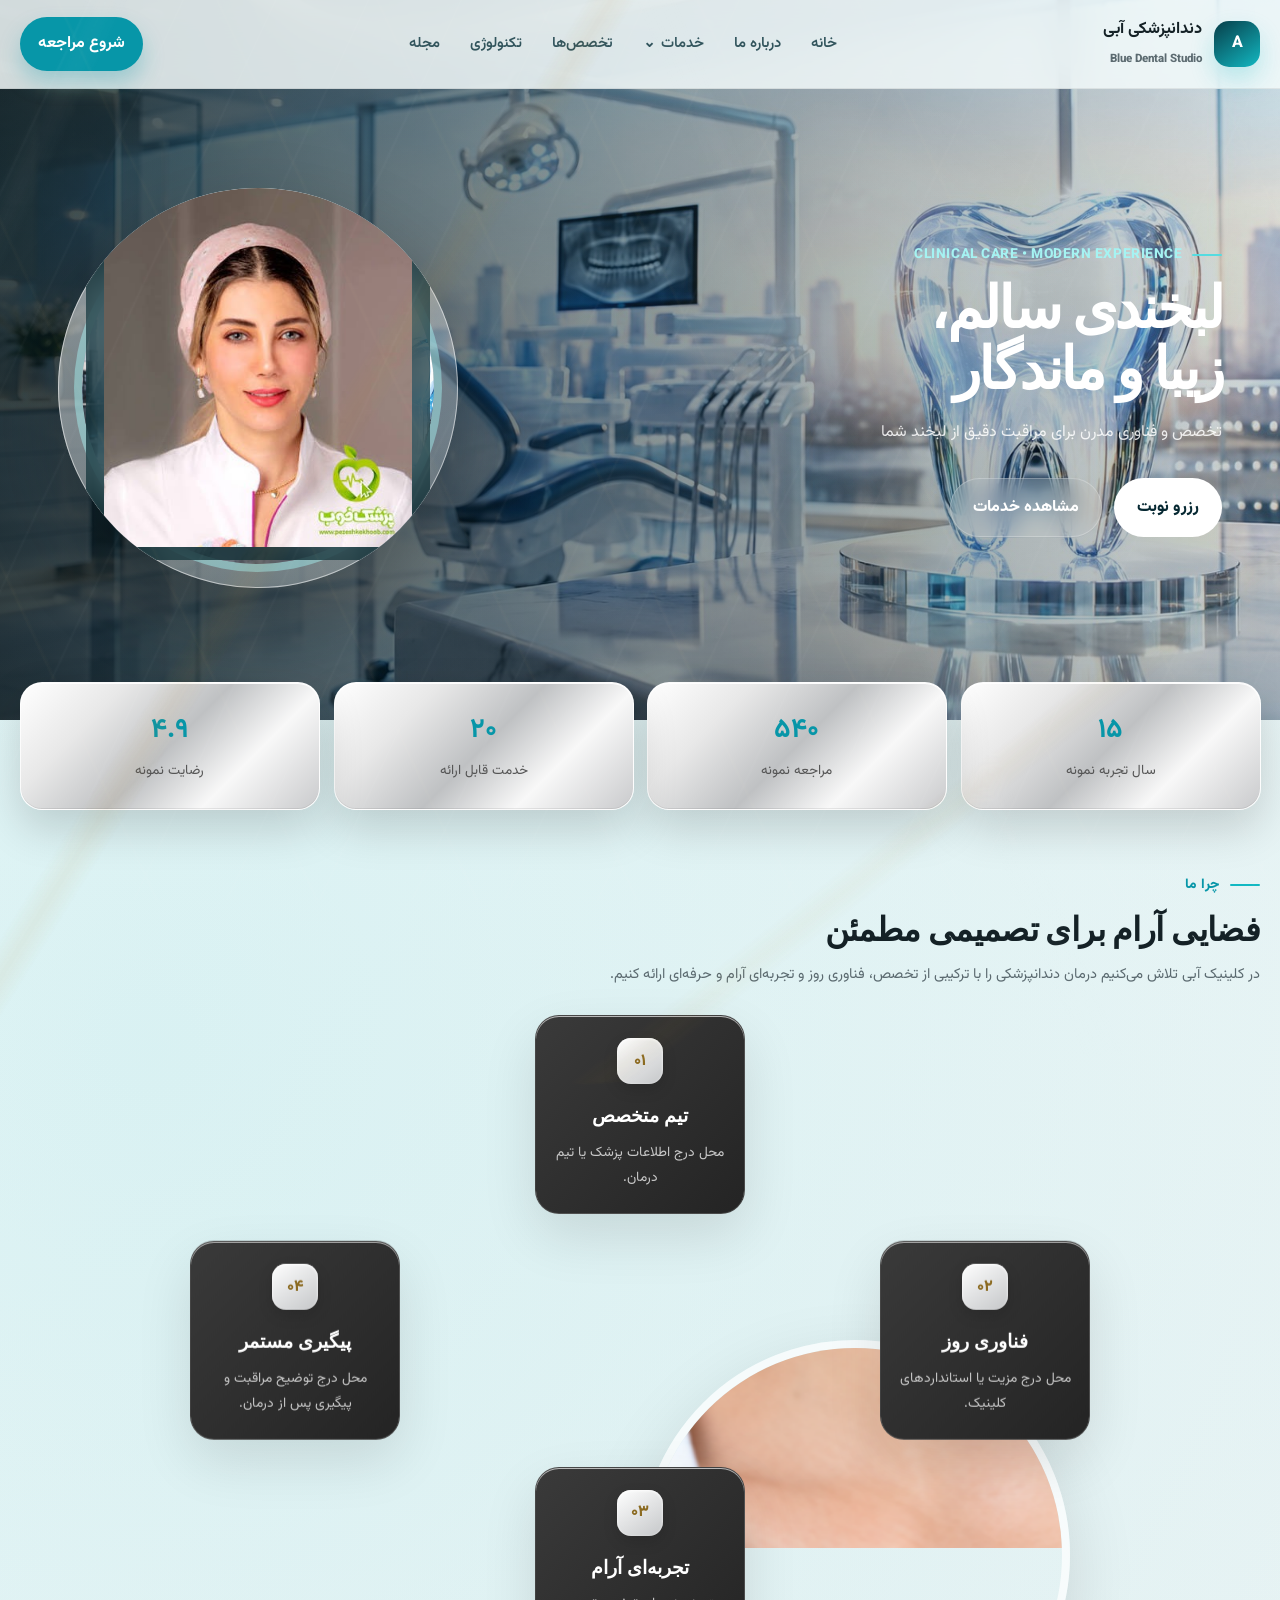
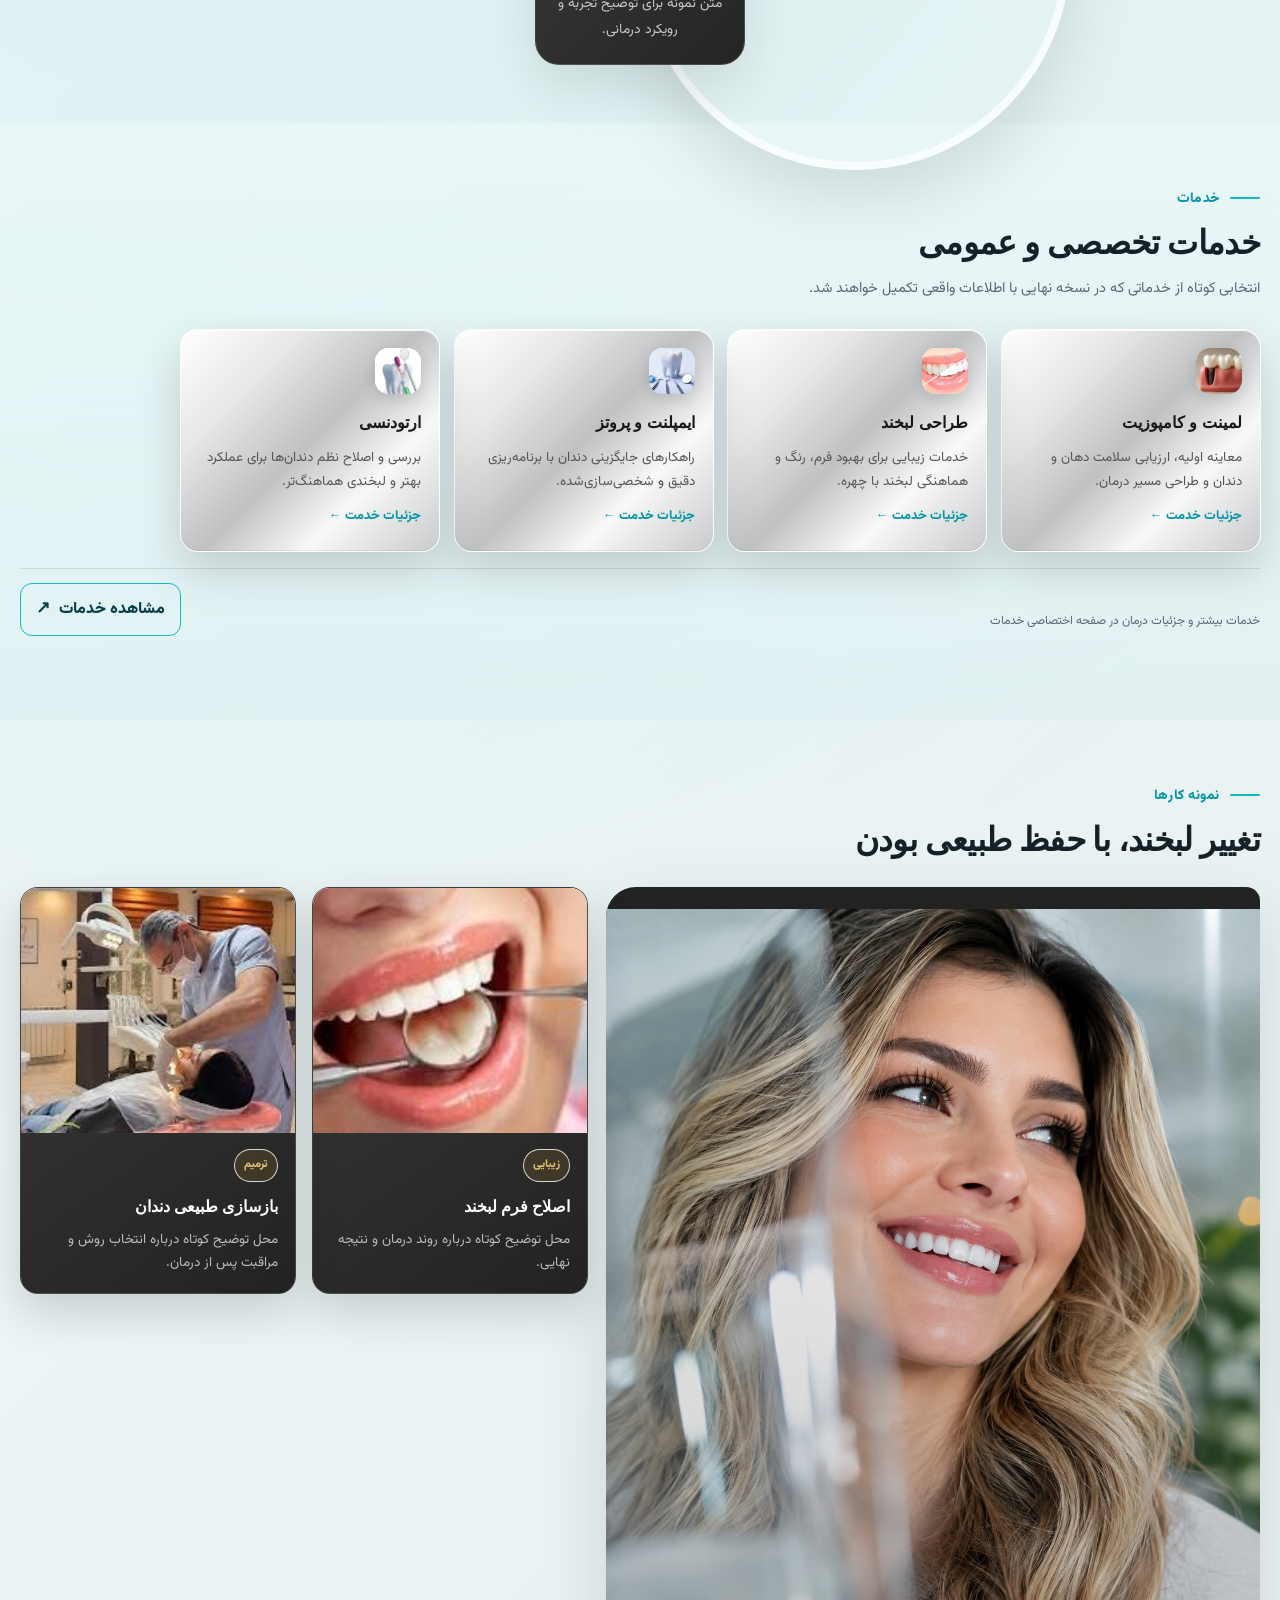
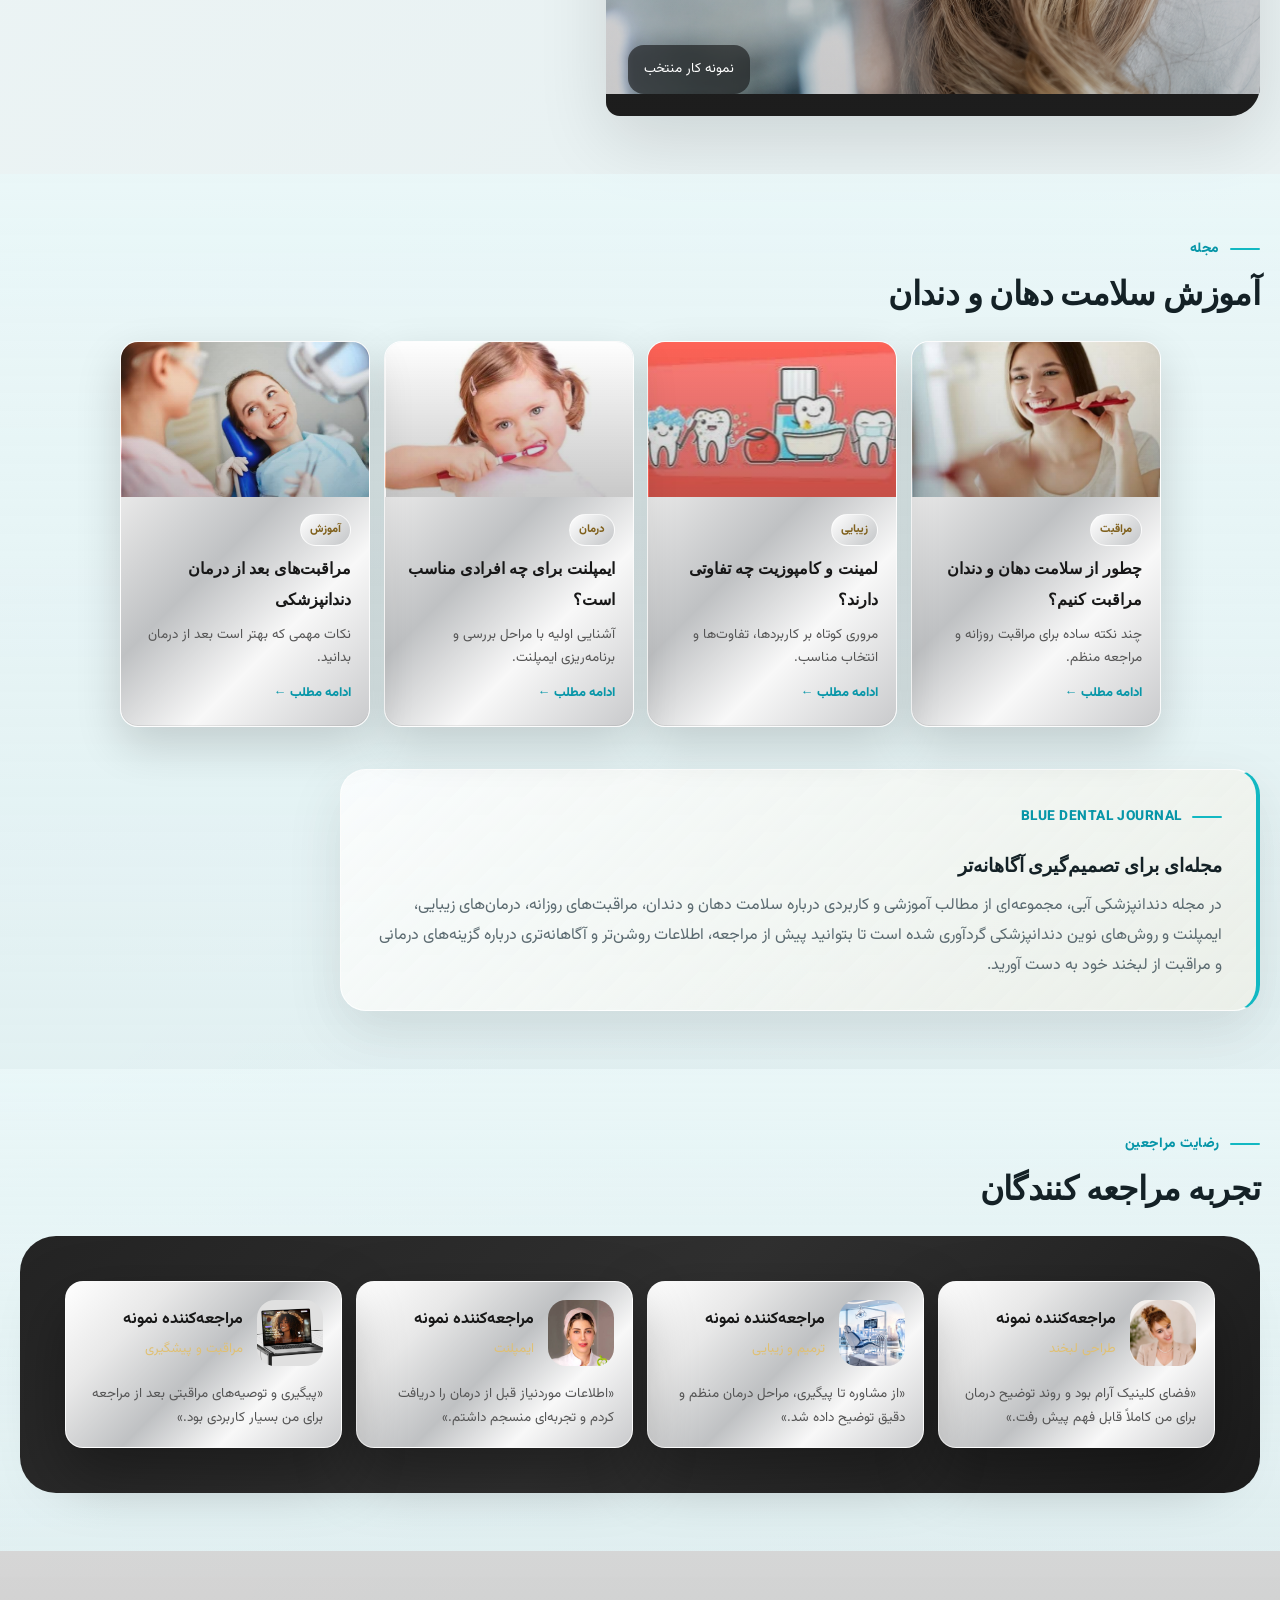
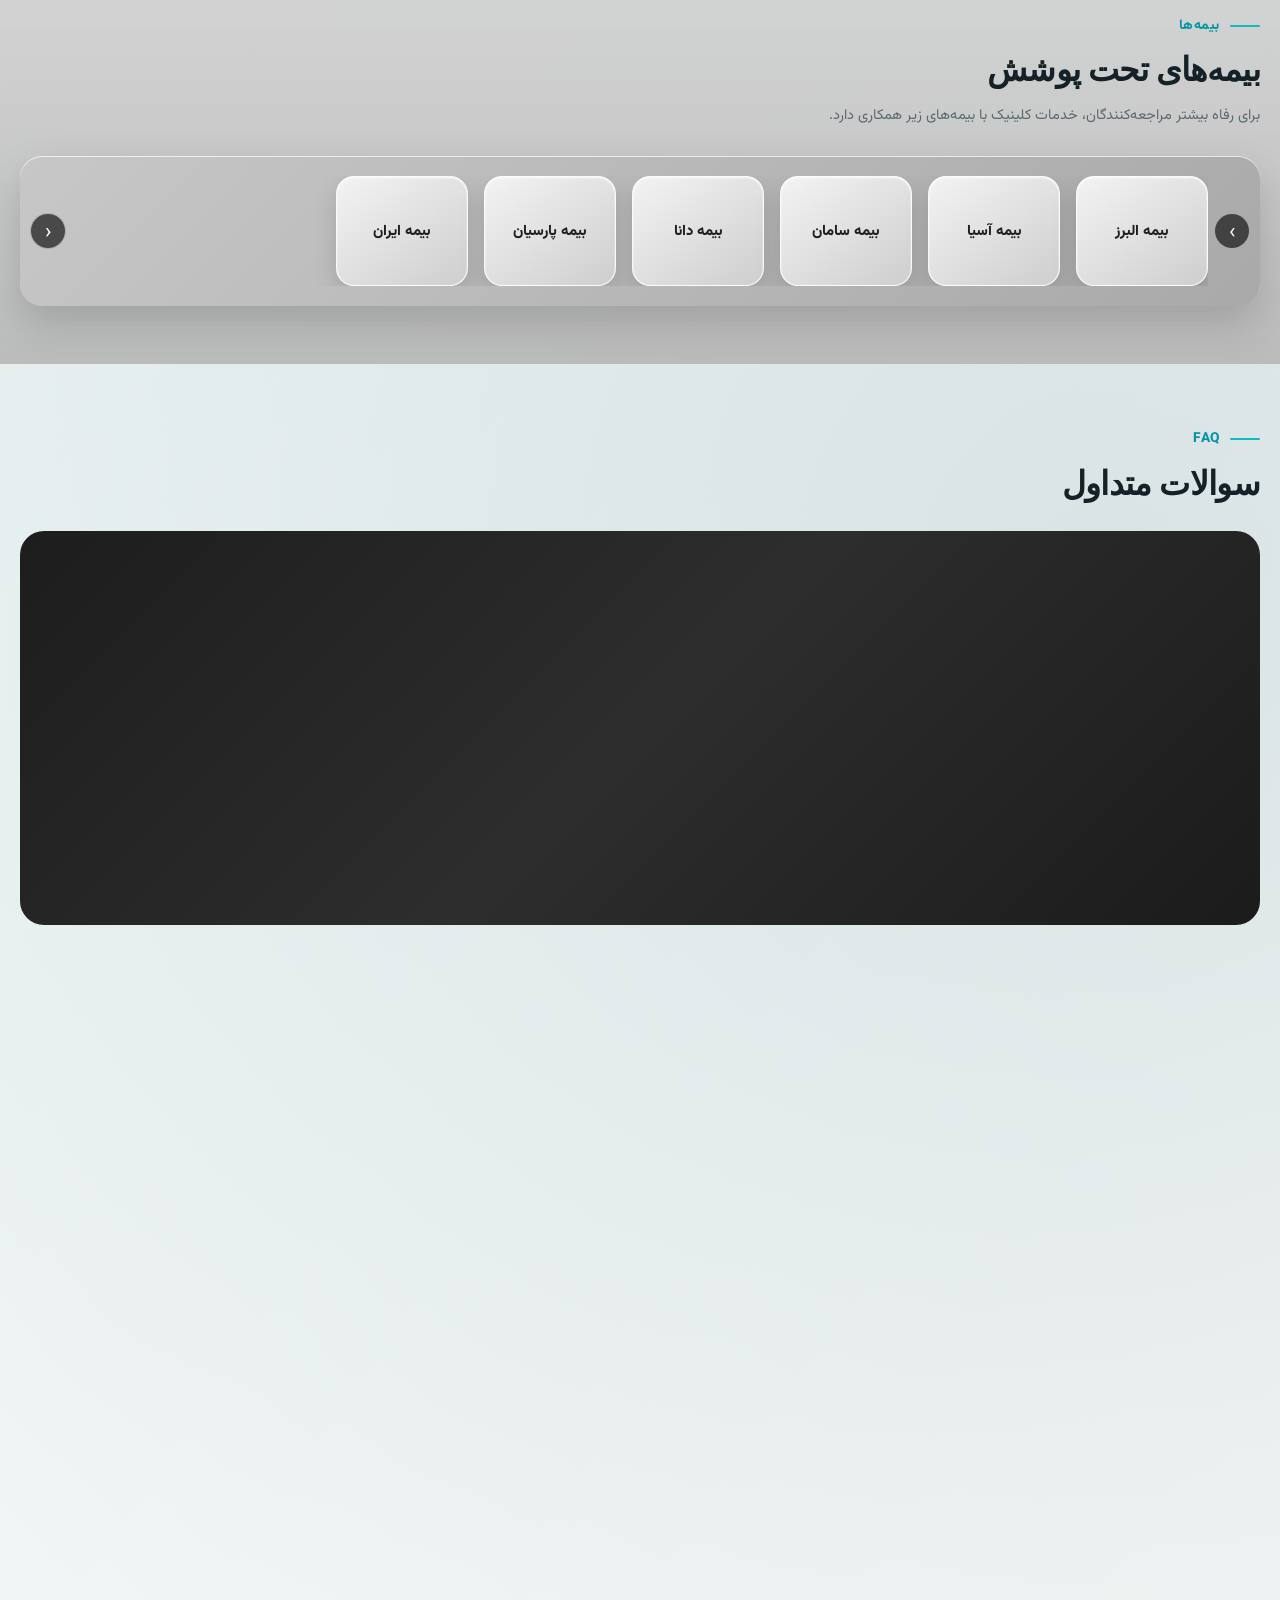
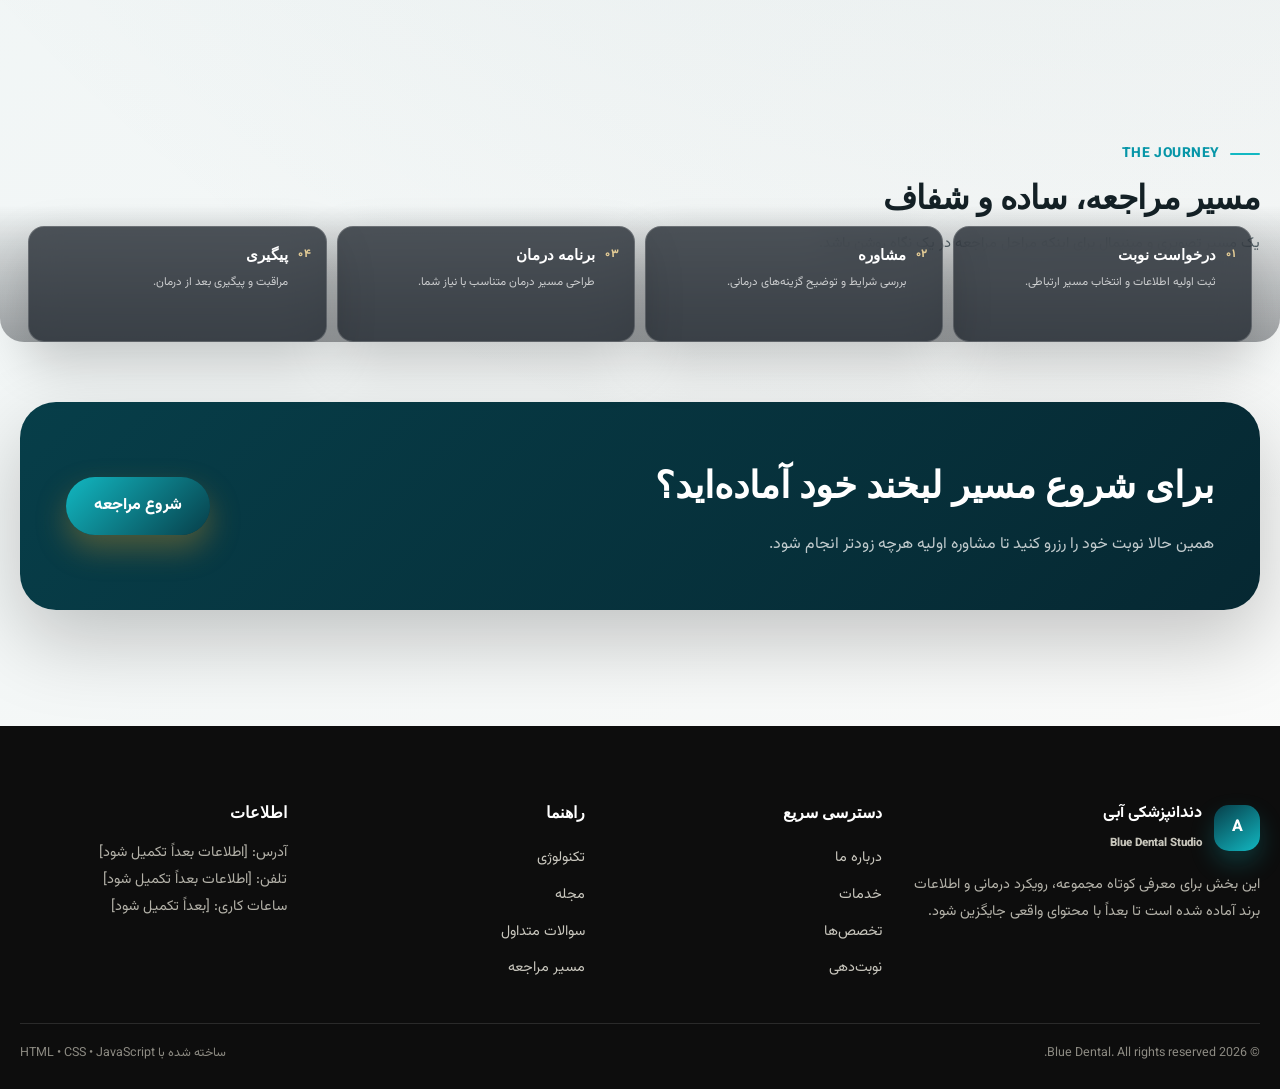
<file: index.html>
<!doctype html><html lang="fa" dir="rtl"><head><meta charset="utf-8"><meta name="viewport" content="width=device-width, initial-scale=1"><meta name="description" content="وب‌سایت دندانپزشکی آبی؛ قالب لوکس و مدرن دندانپزشکی با ساختار ریسپانسیو و سئو شده."><meta name="theme-color" content="#0aa6b8"><link rel="icon" href="images/favicon.svg"><link rel="stylesheet" href="css/style.css"><title>خانه | دندانپزشکی آبی</title></head><body class="home-page"> <header class="site-header">
  <div class="container header-row">
    <a class="brand" href="index.html"><span class="brand-mark">A</span><span class="brand-text"><strong>دندانپزشکی آبی</strong><small>Blue Dental Studio</small></span></a>
    <nav class="nav" aria-label="منوی اصلی">
      <li><a href="index.html">خانه</a></li>
      <li><a href="about.html">درباره ما</a></li>
      <li class="mega-parent"><a href="#" class="mega-toggle">خدمات <span>⌄</span></a><div class="mega-menu">
        <div><div class="mega-title">خدمات عمومی</div><a href="services.html#preventive">پیشگیری و معاینه</a><a href="services.html#cleaning">جرم‌گیری و بهداشت</a><a href="services.html#restoration">ترمیم و زیبایی</a></div>
        <div><div class="mega-title">تخصصی</div><a href="treatments.html#implant">ایمپلنت و پروتز</a><a href="treatments.html#ortho">ارتودنسی</a><a href="treatments.html#cosmetic">طراحی لبخند</a></div>
        <div><div class="mega-title">راهنمای مراجعه</div><a href="treatments.html#care">مراقبت‌ها</a><a href="blog.html">مقالات آموزشی</a><a href="#booking">مسیر مراجعه</a></div>
      </div></li>
      <li><a href="treatments.html">تخصص‌ها</a></li>
      <li><a href="technology.html">تکنولوژی</a></li>
      <li><a href="blog.html">مجله</a></li>
    </nav>
    <a class="header-cta" href="#booking">شروع مراجعه</a><button class="menu-btn" aria-label="باز کردن منو">☰</button>
  </div>
</header><main>
<section class="hero fade-up-section">
  <div class="hero-bg"></div>
  <div class="container hero-grid">
    <div class="hero-copy reveal">
      <div class="eyebrow">CLINICAL CARE • MODERN EXPERIENCE</div>
      <h1>لبخندی سالم،<br>زیبا و ماندگار</h1>
      <p>تخصص و فناوری مدرن برای مراقبت دقیق از لبخند شما</p>
      <div class="hero-actions"><a class="btn btn-primary" href="#booking">رزرو نوبت</a><a class="btn btn-ghost" href="services.html">مشاهده خدمات</a></div>
    </div>
    <div class="hero-orb reveal"><div class="orb-inner"><img src="images/15.png" alt="تصویر کلینیک دندانپزشکی با صندلی و دندان"></div><div class="orb-label"><img src="images/images.jpg" alt="نمونه تصویر دندانپزشکی"></div></div>
  </div>
</section>

<div class="container stat-row fade-up-section">
  <div class="stat-card reveal"><strong data-count="15">۰</strong><span>سال تجربه نمونه</span></div>
  <div class="stat-card reveal"><strong data-count="1200">۰</strong><span>مراجعه نمونه</span></div>
  <div class="stat-card reveal"><strong data-count="24">۰</strong><span>خدمت قابل ارائه</span></div>
  <div class="stat-card reveal"><strong>۴.۹</strong><span>رضایت نمونه</span></div>
</div>

<section class="section why-us fade-up-section" id="why-us">
  <div class="container">
    <div class="section-head"><div class="eyebrow">چرا ما</div><h2>فضایی آرام برای تصمیمی مطمئن</h2><p>در کلینیک آبی تلاش می‌کنیم درمان دندانپزشکی را با ترکیبی از تخصص، فناوری روز و تجربه‌ای آرام و حرفه‌ای ارائه کنیم.</p></div>
    <div class="why-us-layout">
      <div class="why-us-image parallax-image reveal" data-parallax><img src="images/bf.png" alt="چرا دندانپزشکی آبی"></div>
      <div class="why-us-cards">
        <div class="why-card glass reveal"><div class="card-icon">۰۱</div><h3>تیم متخصص</h3><p>محل درج اطلاعات پزشک یا تیم درمان.</p></div>
        <div class="why-card glass reveal"><div class="card-icon">۰۲</div><h3>فناوری روز</h3><p>محل درج مزیت یا استانداردهای کلینیک.</p></div>
        <div class="why-card glass reveal"><div class="card-icon">۰۳</div><h3>تجربه‌ای آرام</h3><p>متن نمونه برای توضیح تجربه و رویکرد درمانی.</p></div>
        <div class="why-card glass reveal"><div class="card-icon">۰۴</div><h3>پیگیری مستمر</h3><p>محل درج توضیح مراقبت و پیگیری پس از درمان.</p></div>
      </div>
    </div>
  </div>
</section>

<section class="section tinted-section fade-up-section" id="home-services">
  <div class="container">
    <div class="services-head">
      <div class="section-head"><div class="eyebrow">خدمات</div><h2>خدمات تخصصی و عمومی</h2><p>انتخابی کوتاه از خدماتی که در نسخه نهایی با اطلاعات واقعی تکمیل خواهند شد.</p></div>
    </div>
    <div class="cards four-cards services-cards">
      <article class="card glass reveal"><div class="card-icon"><img src="images/2-1.jpg" alt=""></div><h3>لمینت و کامپوزیت</h3><p>معاینه اولیه، ارزیابی سلامت دهان و دندان و طراحی مسیر درمان.</p><a href="services.html#preventive" class="card-link">جزئیات خدمت ←</a></article>
      <article class="card glass reveal"><div class="card-icon"><img src="images/1-2.jpg" alt=""></div><h3>طراحی لبخند</h3><p>خدمات زیبایی برای بهبود فرم، رنگ و هماهنگی لبخند با چهره.</p><a href="services.html#restoration" class="card-link">جزئیات خدمت ←</a></article>
      <article class="card glass reveal"><div class="card-icon"><img src="images/3-1.jpg" alt=""></div><h3>ایمپلنت و پروتز</h3><p>راهکارهای جایگزینی دندان با برنامه‌ریزی دقیق و شخصی‌سازی‌شده.</p><a href="treatments.html#implant" class="card-link">جزئیات خدمت ←</a></article>
      <article class="card glass reveal"><div class="card-icon"><img src="images/4-1.jpg" alt=""></div><h3>ارتودنسی</h3><p>بررسی و اصلاح نظم دندان‌ها برای عملکرد بهتر و لبخندی هماهنگ‌تر.</p><a href="treatments.html#ortho" class="card-link">جزئیات خدمت ←</a></article>
    </div>
    <div class="services-bottom">
      <span>خدمات بیشتر و جزئیات درمان در صفحه اختصاصی خدمات</span>
      <a href="services.html" class="btn-outline-gold services-side-cta">مشاهده خدمات <span>↗</span></a>
    </div>
  </div>
</section>

<section class="section fade-up-section" id="portfolio">
  <div class="container">
    <div class="section-head"><div class="eyebrow">نمونه کارها</div><h2>تغییر لبخند، با حفظ طبیعی بودن</h2></div>
    <div class="portfolio-layout">
      <div class="portfolio-feature reveal"><img src="images/6.png" alt="نمونه کار منتخب طراحی لبخند"><span class="floating-chip">نمونه کار منتخب</span></div>
      <div class="portfolio-cards">
        <article class="showcase-card glass reveal"><div class="showcase-image"><img src="images/6.jpg" alt="نمونه کار زیبایی دندان"></div><div class="showcase-body"><span class="tag">زیبایی</span><h3>اصلاح فرم لبخند</h3><p>محل توضیح کوتاه درباره روند درمان و نتیجه نهایی.</p></div></article>
        <article class="showcase-card glass reveal"><div class="showcase-image"><img src="images/8.jpg" alt="نمونه کار ترمیم دندان"></div><div class="showcase-body"><span class="tag">ترمیم</span><h3>بازسازی طبیعی دندان</h3><p>محل توضیح کوتاه درباره انتخاب روش و مراقبت پس از درمان.</p></div></article>
        <article class="showcase-card glass reveal"><div class="showcase-image"><img src="images/7.jpg" alt="نمونه کار مشاوره دندانپزشکی"></div><div class="showcase-body"><span class="tag">مشاوره</span><h3>برنامه‌ریزی اختصاصی درمان</h3><p>محل درج توضیح درباره ارزیابی اولیه و طراحی مسیر درمان.</p></div></article>
        <article class="showcase-card glass reveal"><div class="showcase-image"><img src="images/555.jpg" alt="نمونه کار ایمپلنت"></div><div class="showcase-body"><span class="tag">ایمپلنت</span><h3>نتیجه‌ای طبیعی و پایدار</h3><p>محل درج توضیح درباره روند ایمپلنت و نتیجه نهایی.</p></div></article>
      </div>
    </div>
  </div>
</section>

<section class="section tinted-section fade-up-section" id="journal">
  <div class="container">
    <div class="section-head"><div class="eyebrow">مجله</div><h2>آموزش‌ سلامت دهان و دندان</h2></div>
    <div class="blog-grid four-cards home-blog-grid">
      <article class="article-card glass reveal"><div class="image-frame"><img src="images/9.jpg" alt="مقاله مراقبت از دندان"></div><div class="body"><span class="tag">مراقبت</span><h3>چطور از سلامت دهان و دندان مراقبت کنیم؟</h3><p>چند نکته ساده برای مراقبت روزانه و مراجعه منظم.</p><a href="blog.html" class="card-link">ادامه مطلب ←</a></div></article>
      <article class="article-card glass reveal"><div class="image-frame"><img src="images/10.jpg" alt="مقاله طراحی لبخند"></div><div class="body"><span class="tag">زیبایی</span><h3>لمینت و کامپوزیت چه تفاوتی دارند؟</h3><p>مروری کوتاه بر کاربردها، تفاوت‌ها و انتخاب مناسب.</p><a href="blog.html" class="card-link">ادامه مطلب ←</a></div></article>
      <article class="article-card glass reveal"><div class="image-frame"><img src="images/11.jpg" alt="مقاله ایمپلنت دندان"></div><div class="body"><span class="tag">درمان</span><h3>ایمپلنت برای چه افرادی مناسب است؟</h3><p>آشنایی اولیه با مراحل بررسی و برنامه‌ریزی ایمپلنت.</p><a href="blog.html" class="card-link">ادامه مطلب ←</a></div></article>
      <article class="article-card glass reveal"><div class="image-frame"><img src="images/12.jpg" alt="مقاله مراقبت پس از درمان"></div><div class="body"><span class="tag">آموزش</span><h3>مراقبت‌های بعد از درمان دندانپزشکی</h3><p>نکات مهمی که بهتر است بعد از درمان بدانید.</p><a href="blog.html" class="card-link">ادامه مطلب ←</a></div></article>
    </div>
    <div class="journal-note reveal"><div class="eyebrow">BLUE DENTAL JOURNAL</div><h3>مجله‌ای برای تصمیم‌گیری آگاهانه‌تر</h3><p>در مجله دندانپزشکی آبی، مجموعه‌ای از مطالب آموزشی و کاربردی درباره سلامت دهان و دندان، مراقبت‌های روزانه، درمان‌های زیبایی، ایمپلنت و روش‌های نوین دندانپزشکی گردآوری شده است تا بتوانید پیش از مراجعه، اطلاعات روشن‌تر و آگاهانه‌تری درباره گزینه‌های درمانی و مراقبت از لبخند خود به دست آورید.</p></div>
  </div>
</section>

<section class="section tinted-section fade-up-section" id="testimonials">
  <div class="container">
    <div class="section-head"><div class="eyebrow">رضایت مراجعین</div><h2>تجربه مراجعه کنندگان</h2></div>
    <div class="testimonial-grid">
      <article class="testimonial-card glass reveal"><div class="testimonial-top"><img src="images/1.jpg" alt="عکس مراجعه‌کننده نمونه"><div><strong>مراجعه‌کننده نمونه</strong><span>طراحی لبخند</span></div></div><p>«فضای کلینیک آرام بود و روند توضیح درمان برای من کاملاً قابل فهم پیش رفت.»</p></article>
      <article class="testimonial-card glass reveal"><div class="testimonial-top"><img src="images/3.jpg" alt="عکس مراجعه‌کننده نمونه"><div><strong>مراجعه‌کننده نمونه</strong><span>ترمیم و زیبایی</span></div></div><p>«از مشاوره تا پیگیری، مراحل درمان منظم و دقیق توضیح داده شد.»</p></article>
      <article class="testimonial-card glass reveal"><div class="testimonial-top"><img src="images/images.jpg" alt="عکس مراجعه‌کننده نمونه"><div><strong>مراجعه‌کننده نمونه</strong><span>ایمپلنت</span></div></div><p>«اطلاعات موردنیاز قبل از درمان را دریافت کردم و تجربه‌ای منسجم داشتم.»</p></article>
      <article class="testimonial-card glass reveal"><div class="testimonial-top"><img src="images/222.jpg" alt="عکس مراجعه‌کننده نمونه"><div><strong>مراجعه‌کننده نمونه</strong><span>مراقبت و پیشگیری</span></div></div><p>«پیگیری و توصیه‌های مراقبتی بعد از مراجعه برای من بسیار کاربردی بود.»</p></article>
    </div>
  </div>
</section>

<section class="section tinted-section fade-up-section" id="insurance">
  <div class="container">
    <div class="section-head"><div class="eyebrow">بیمه‌ها</div><h2>بیمه‌های تحت پوشش</h2><p>برای رفاه بیشتر مراجعه‌کنندگان، خدمات کلینیک با بیمه‌های زیر همکاری دارد.</p></div>
    <div class="insurance-slider" aria-label="بیمه‌های تحت پوشش">
      <button class="insurance-nav insurance-prev" type="button" aria-label="بیمه قبلی">‹</button>
      <div class="insurance-viewport">
        <div class="insurance-track">
          <div class="insurance-circle glass"><span>بیمه ایران</span></div>
          <div class="insurance-circle glass"><span>بیمه پارسیان</span></div>
          <div class="insurance-circle glass"><span>بیمه دانا</span></div>
          <div class="insurance-circle glass"><span>بیمه سامان</span></div>
          <div class="insurance-circle glass"><span>بیمه آسیا</span></div>
          <div class="insurance-circle glass"><span>بیمه البرز</span></div>
        </div>
      </div>
      <button class="insurance-nav insurance-next" type="button" aria-label="بیمه بعدی">›</button>
    </div>
  </div>
</section>

<section class="section fade-up-section" id="faq">
  <div class="container">
    <div class="section-head"><div class="eyebrow">FAQ</div><h2>سوالات متداول</h2></div>
    <div class="faq-bento">
      <details class="faq-item glass reveal" open><summary>چطور نوبت بگیرم؟</summary><p>از طریق فرم نوبت‌دهی، تلفن یا راه‌های ارتباطی کلینیک می‌توانید درخواست خود را ثبت کنید.</p></details>
      <details class="faq-item glass reveal"><summary>آیا قبل از درمان مشاوره انجام می‌شود؟</summary><p>بله؛ پس از بررسی شرایط شما، گزینه‌های درمانی مناسب توضیح داده می‌شوند.</p></details>
      <details class="faq-item glass reveal"><summary>برای جلسه اول چه اطلاعاتی لازم است؟</summary><p>اطلاعات تماس و شرح کوتاهی از درخواست شما برای شروع هماهنگی کافی است.</p></details>
      <details class="faq-item glass reveal"><summary>آیا مراقبت‌های بعد از درمان ارائه می‌شود؟</summary><p>بله؛ راهنمای مراقبت و نکات پیگیری متناسب با نوع درمان در اختیار مراجعه‌کننده قرار می‌گیرد.</p></details>
    </div>
  </div>
</section>


<section class="section booking-section fade-up-section" id="booking">
  <div class="container">
    <div class="booking-layout">
      <div class="booking-intro reveal">
        <div class="eyebrow">BOOK AN APPOINTMENT</div>
        <h2>رزرو نوبت، ساده و سریع</h2>
        <p>اطلاعات اولیه خود را ثبت کنید تا زمان مناسب برای مشاوره و مراجعه با شما هماهنگ شود.</p>
        <div class="booking-points">
          <div class="booking-point"><span>۰۱</span><div><strong>ثبت درخواست</strong><small>فرم کوتاه را تکمیل کنید.</small></div></div>
          <div class="booking-point"><span>۰۲</span><div><strong>هماهنگی</strong><small>زمان مناسب با شما بررسی می‌شود.</small></div></div>
          <div class="booking-point"><span>۰۳</span><div><strong>مراجعه</strong><small>با خیال راحت برای درمان آماده شوید.</small></div></div>
        </div>
      </div>

      <form class="booking-form form-card reveal" id="bookingForm">
        <div class="booking-form-head">
          <div><span class="eyebrow">QUICK FORM</span><h3>درخواست نوبت</h3></div>
          <span class="booking-badge">بدون پیچیدگی</span>
        </div>
        <div class="booking-fields">
          <div class="field"><label for="bookingName">نام و نام خانوادگی</label><input id="bookingName" name="name" type="text" autocomplete="name" placeholder="مثلاً سحر احمدی" required></div>
          <div class="field"><label for="bookingPhone">شماره تماس</label><input id="bookingPhone" name="phone" type="tel" inputmode="tel" autocomplete="tel" placeholder="09xxxxxxxxx" pattern="[0-9۰-۹+()\-\s]{8,}" required></div>
          <div class="field"><label for="bookingService">خدمت موردنظر</label><select id="bookingService" name="service" required><option value="" selected disabled>انتخاب خدمت</option><option>معاینه و مشاوره</option><option>طراحی لبخند</option><option>لمینت و کامپوزیت</option><option>ایمپلنت و پروتز</option><option>ارتودنسی</option></select></div>
          <div class="field"><label for="bookingDate">تاریخ پیشنهادی</label><input id="bookingDate" name="date" type="date"></div>
          <div class="field field-full"><label for="bookingMessage">توضیحات کوتاه</label><textarea id="bookingMessage" name="message" placeholder="در صورت تمایل توضیح کوتاهی درباره درخواست خود بنویسید."></textarea></div>
        </div>
        <button class="btn btn-primary booking-submit" type="submit">ثبت درخواست نوبت <span>↗</span></button>
        <p class="booking-note">این فرم در نسخه نمایشی، درخواست را فقط در مرورگر ثبت می‌کند؛ اتصال به واتساپ، ایمیل یا سیستم نوبت‌دهی در مرحله نهایی انجام می‌شود.</p>
        <div class="booking-success" id="bookingSuccess" role="status" aria-live="polite">درخواست شما ثبت شد. برای نسخه نهایی، این فرم را به مسیر واقعی نوبت‌دهی متصل کنید.</div>
      </form>
    </div>
  </div>
</section>

<section class="section fade-up-section" id="journey">
  <div class="container">
    <div class="section-head"><div class="eyebrow">THE JOURNEY</div><h2>مسیر مراجعه، ساده و شفاف</h2><p>یک مسیر تصویری و مینیمال برای اینکه مراحل مراجعه در یک نگاه روشن باشد.</p></div>
    <div class="journey-mosaic-wrap">
        <div class="journey-overlay"></div>
        <div class="journey-cards">
          <article class="journey-card glass reveal"><span class="journey-number">۰۱</span><div><h3>درخواست نوبت</h3><p>ثبت اولیه اطلاعات و انتخاب مسیر ارتباطی.</p></div></article>
          <article class="journey-card glass reveal"><span class="journey-number">۰۲</span><div><h3>مشاوره</h3><p>بررسی شرایط و توضیح گزینه‌های درمانی.</p></div></article>
          <article class="journey-card glass reveal"><span class="journey-number">۰۳</span><div><h3>برنامه درمان</h3><p>طراحی مسیر درمان متناسب با نیاز شما.</p></div></article>
          <article class="journey-card glass reveal"><span class="journey-number">۰۴</span><div><h3>پیگیری</h3><p>مراقبت و پیگیری بعد از درمان.</p></div></article>
        </div>
      </div>
    </div>
  </div>
</section>

<section class="cta-band fade-up-section">
  <div class="container cta-band-inner reveal">
    <div>
      <h2>برای شروع مسیر لبخند خود آماده‌اید؟</h2>
      <p>همین حالا نوبت خود را رزرو کنید تا مشاوره اولیه هرچه زودتر انجام شود.</p>
    </div>
    <a class="btn-primary-gold" href="#booking">شروع مراجعه</a>
  </div>
</section>
</main><footer class="site-footer"><div class="container"><div class="footer-grid"><div><div class="brand"><span class="brand-mark">A</span><span class="brand-text"><strong style="color:#fff">دندانپزشکی آبی</strong><small style="color:#c9c7bd">Blue Dental Studio</small></span></div><p style="margin-top:15px">این بخش برای معرفی کوتاه مجموعه، رویکرد درمانی و اطلاعات برند آماده شده است تا بعداً با محتوای واقعی جایگزین شود.</p></div><div><h4>دسترسی سریع</h4><a href="about.html">درباره ما</a><a href="services.html">خدمات</a><a href="treatments.html">تخصص‌ها</a><a href="#booking">نوبت‌دهی</a></div><div><h4>راهنما</h4><a href="technology.html">تکنولوژی</a><a href="blog.html">مجله</a><a href="index.html#faq">سوالات متداول</a><a href="#booking">مسیر مراجعه</a></div><div><h4>اطلاعات</h4><p>آدرس: [اطلاعات بعداً تکمیل شود]</p><p>تلفن: [اطلاعات بعداً تکمیل شود]</p><p>ساعات کاری: [بعداً تکمیل شود]</p></div></div><div class="copyright"><span>© <span data-year></span> Blue Dental. All rights reserved.</span><span>ساخته شده با HTML • CSS • JavaScript</span></div></div></footer><script src="js/main.js"></script></body></html>
</file>
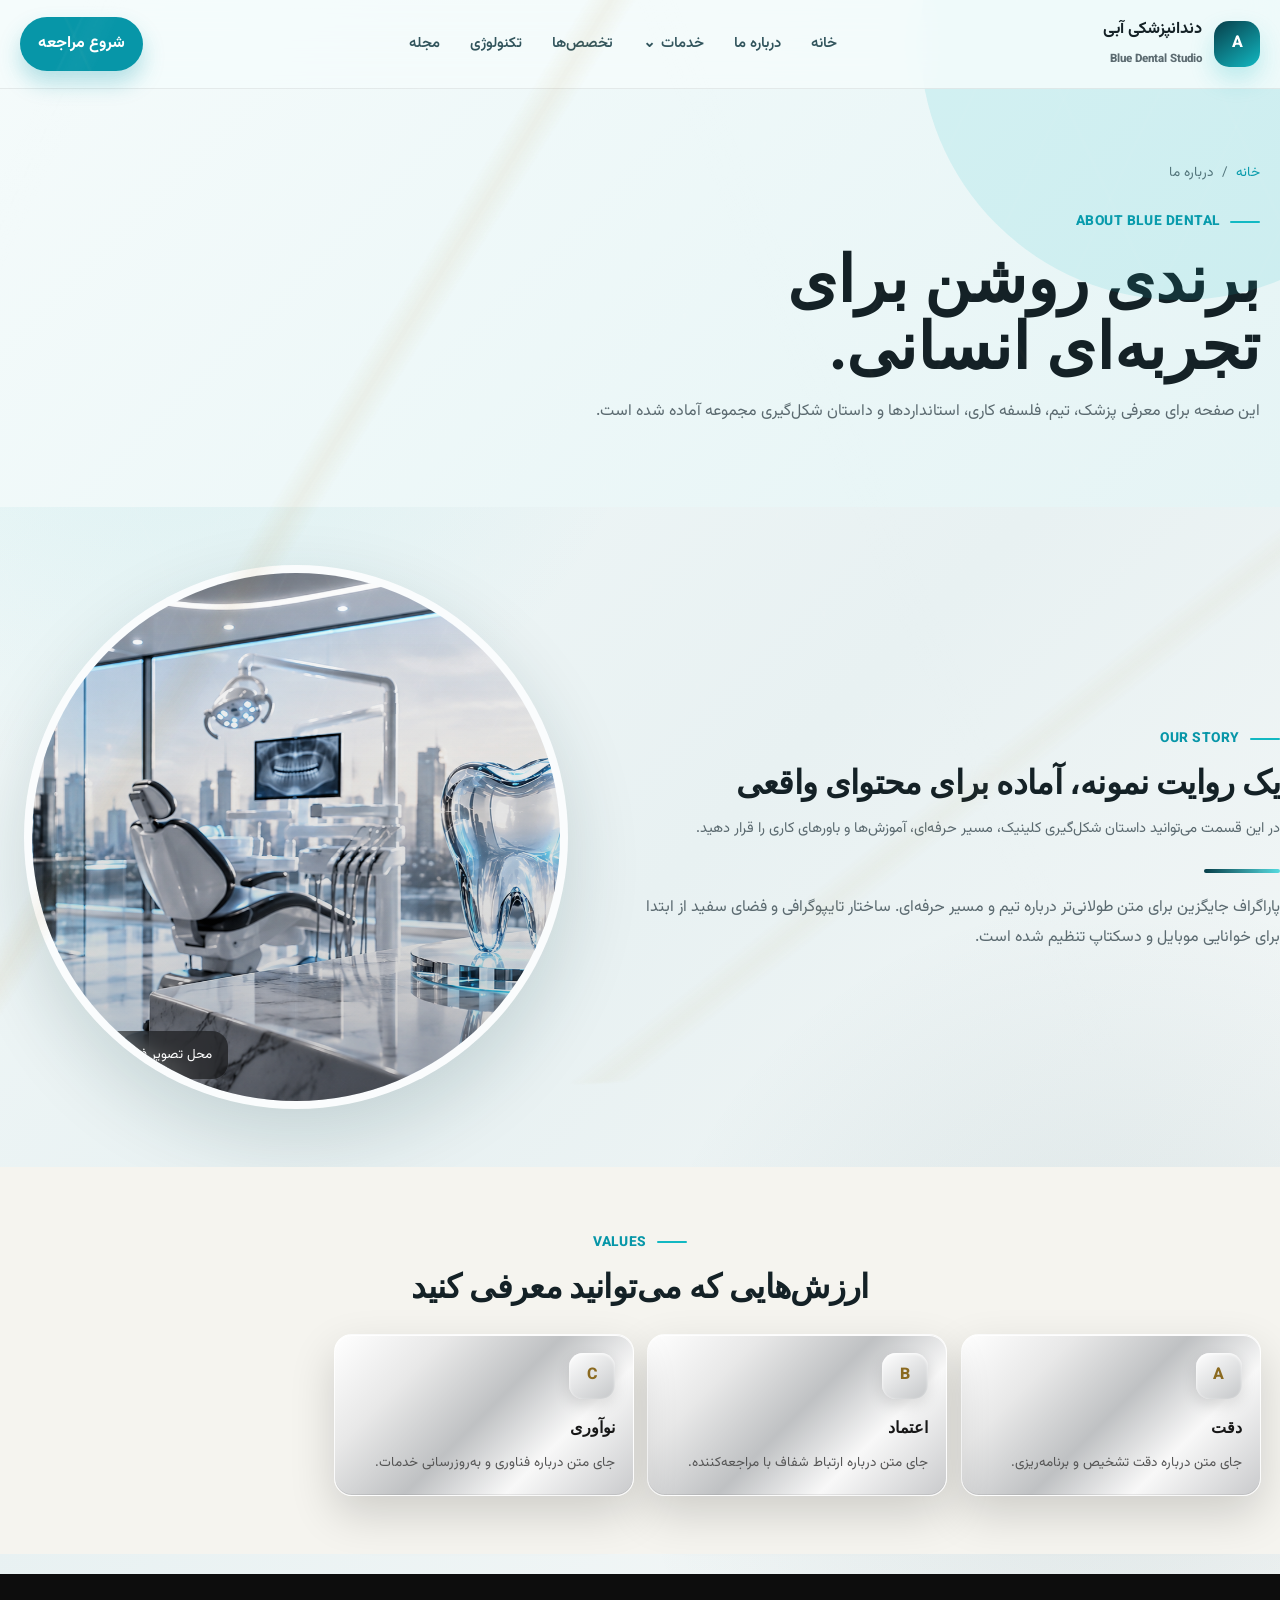
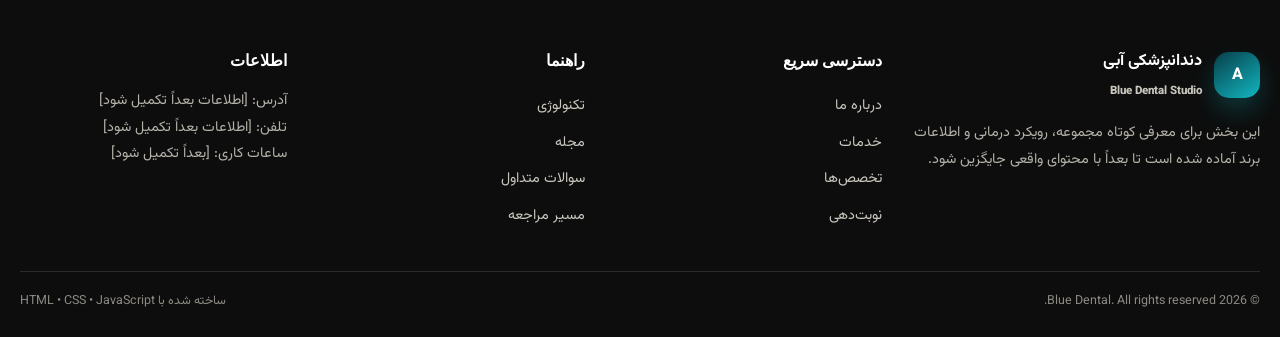
<file: about.html>
<!doctype html><html lang="fa" dir="rtl"><head><meta charset="utf-8"><meta name="viewport" content="width=device-width, initial-scale=1"><meta name="description" content="وب‌سایت دندانپزشکی آبی؛ قالب لوکس و مدرن دندانپزشکی با ساختار ریسپانسیو و سئو شده."><meta name="theme-color" content="#141414"><link rel="icon" href="images/favicon.svg"><link rel="stylesheet" href="css/style.css"><title>درباره ما | دندانپزشکی آبی</title></head><body> <header class="site-header">
  <div class="container header-row">
    <a class="brand" href="index.html"><span class="brand-mark">A</span><span class="brand-text"><strong>دندانپزشکی آبی</strong><small>Blue Dental Studio</small></span></a>
    <nav class="nav" aria-label="منوی اصلی">
      <li><a href="index.html">خانه</a></li>
      <li><a href="about.html">درباره ما</a></li>
      <li class="mega-parent"><a href="#" class="mega-toggle">خدمات <span>⌄</span></a><div class="mega-menu">
        <div><div class="mega-title">خدمات عمومی</div><a href="services.html#preventive">پیشگیری و معاینه</a><a href="services.html#cleaning">جرم‌گیری و بهداشت</a><a href="services.html#restoration">ترمیم و زیبایی</a></div>
        <div><div class="mega-title">تخصصی</div><a href="treatments.html#implant">ایمپلنت و پروتز</a><a href="treatments.html#ortho">ارتودنسی</a><a href="treatments.html#cosmetic">طراحی لبخند</a></div>
        <div><div class="mega-title">راهنمای مراجعه</div><a href="treatments.html#care">مراقبت‌ها</a><a href="blog.html">مقالات آموزشی</a><a href="index.html#journey">مسیر مراجعه</a></div>
      </div></li>
      <li><a href="treatments.html">تخصص‌ها</a></li>
      <li><a href="technology.html">تکنولوژی</a></li>
      <li><a href="blog.html">مجله</a></li>
    </nav>
    <a class="header-cta" href="index.html#booking">شروع مراجعه</a><button class="menu-btn" aria-label="باز کردن منو">☰</button>
  </div>
</header><main><section class="page-hero"><div class="container"><div class="crumbs"><a href="index.html">خانه</a><span>/</span><span>درباره ما</span></div><div class="eyebrow">ABOUT BLUE DENTAL</div><h1>برندی روشن برای<br>تجربه‌ای انسانی.</h1><p>این صفحه برای معرفی پزشک، تیم، فلسفه کاری، استانداردها و داستان شکل‌گیری مجموعه آماده شده است.</p></div></section><section class="section"><div class="container feature-grid"><div class="reveal"><div class="eyebrow">OUR STORY</div><div class="section-head"><h2>یک روایت نمونه، آماده برای محتوای واقعی</h2><p>در این قسمت می‌توانید داستان شکل‌گیری کلینیک، مسیر حرفه‌ای، آموزش‌ها و باورهای کاری را قرار دهید.</p></div><div class="accent-line"></div><p style="color:var(--muted)">پاراگراف جایگزین برای متن طولانی‌تر درباره تیم و مسیر حرفه‌ای. ساختار تایپوگرافی و فضای سفید از ابتدا برای خوانایی موبایل و دسکتاپ تنظیم شده است.</p></div><div class="image-frame parallax-image about-story-image" data-parallax><img src="images/15.png" alt="محیط نمونه کلینیک"><span class="floating-chip">محل تصویر فضای کلینیک</span></div></div></section><section class="section" style="background:#f5f4ef"><div class="container"><div class="section-head center"><div class="eyebrow">VALUES</div><h2>ارزش‌هایی که می‌توانید معرفی کنید</h2></div><div class="cards"><div class="card reveal"><div class="card-icon">A</div><h3>دقت</h3><p>جای متن درباره دقت تشخیص و برنامه‌ریزی.</p></div><div class="card reveal"><div class="card-icon">B</div><h3>اعتماد</h3><p>جای متن درباره ارتباط شفاف با مراجعه‌کننده.</p></div><div class="card reveal"><div class="card-icon">C</div><h3>نوآوری</h3><p>جای متن درباره فناوری و به‌روزرسانی خدمات.</p></div></div></div></section></main><footer class="site-footer"><div class="container"><div class="footer-grid"><div><div class="brand"><span class="brand-mark">A</span><span class="brand-text"><strong style="color:#fff">دندانپزشکی آبی</strong><small style="color:#c9c7bd">Blue Dental Studio</small></span></div><p style="margin-top:15px">این بخش برای معرفی کوتاه مجموعه، رویکرد درمانی و اطلاعات برند آماده شده است تا بعداً با محتوای واقعی جایگزین شود.</p></div><div><h4>دسترسی سریع</h4><a href="about.html">درباره ما</a><a href="services.html">خدمات</a><a href="treatments.html">تخصص‌ها</a><a href="index.html#booking">نوبت‌دهی</a></div><div><h4>راهنما</h4><a href="technology.html">تکنولوژی</a><a href="blog.html">مجله</a><a href="index.html#faq">سوالات متداول</a><a href="index.html#journey">مسیر مراجعه</a></div><div><h4>اطلاعات</h4><p>آدرس: [اطلاعات بعداً تکمیل شود]</p><p>تلفن: [اطلاعات بعداً تکمیل شود]</p><p>ساعات کاری: [بعداً تکمیل شود]</p></div></div><div class="copyright"><span>© <span data-year></span> Blue Dental. All rights reserved.</span><span>ساخته شده با HTML • CSS • JavaScript</span></div></div></footer><script src="js/main.js"></script></body></html>
</file>
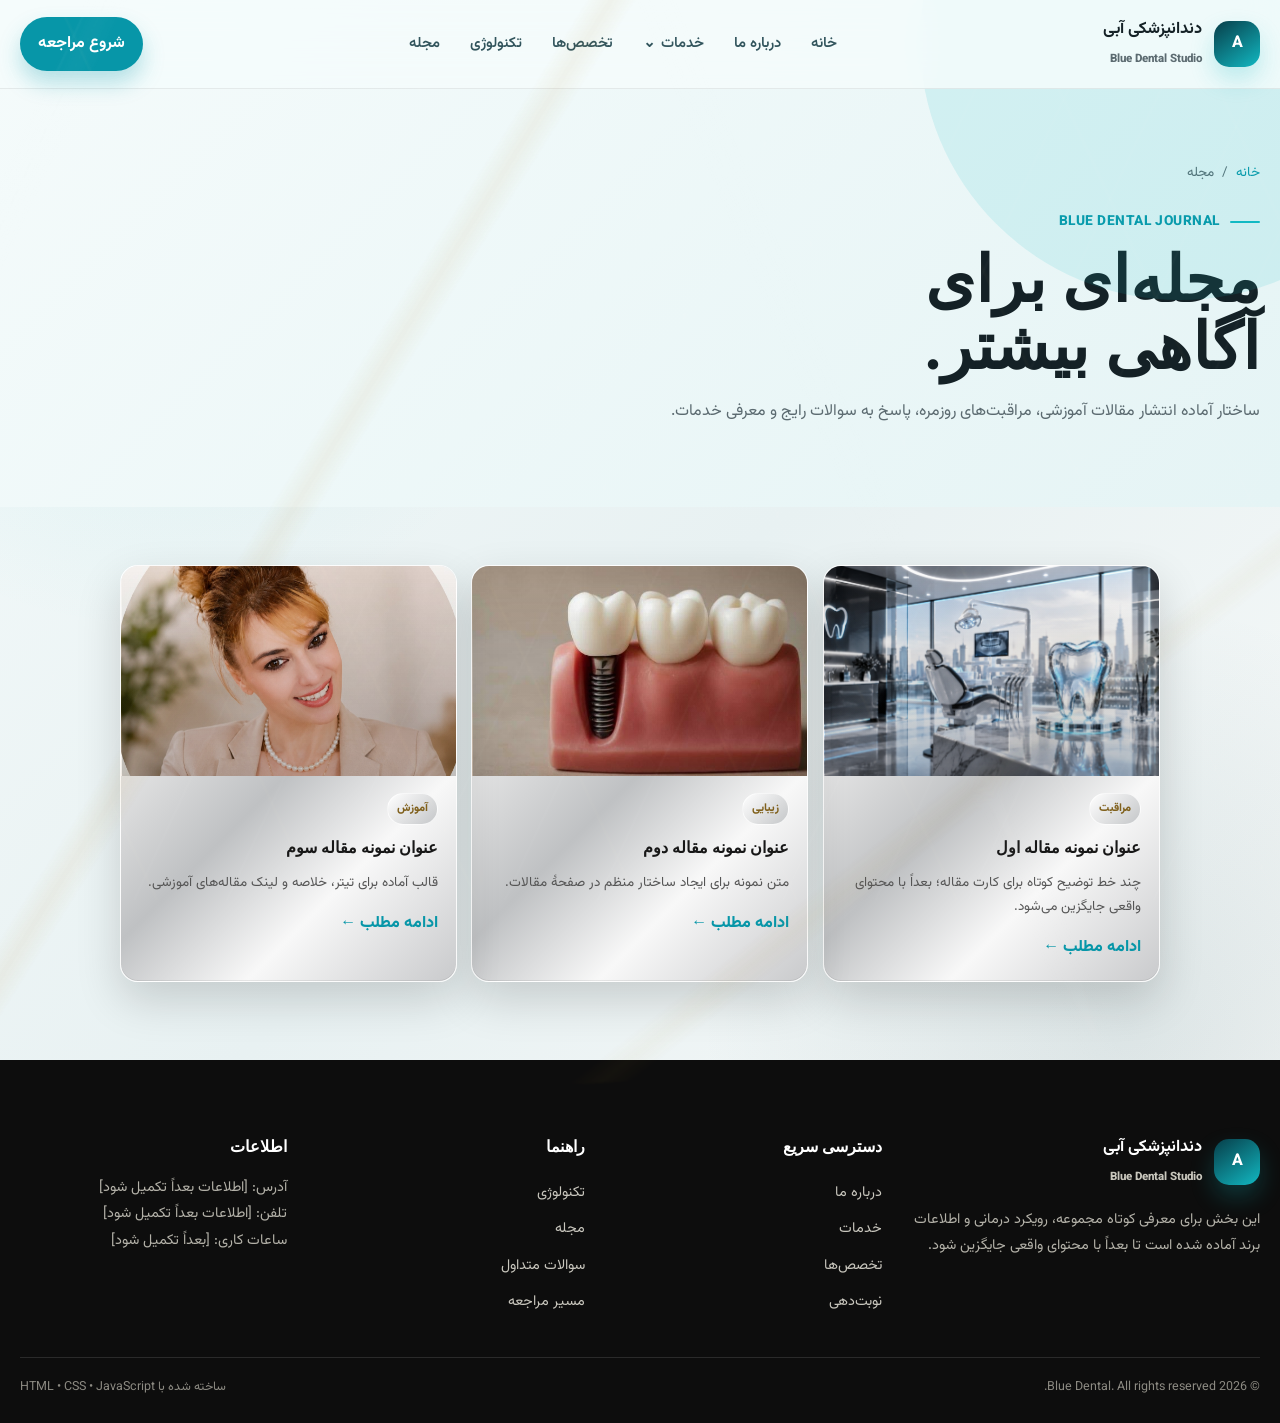
<file: blog.html>
<!doctype html><html lang="fa" dir="rtl"><head><meta charset="utf-8"><meta name="viewport" content="width=device-width, initial-scale=1"><meta name="description" content="وب‌سایت دندانپزشکی آبی؛ قالب لوکس و مدرن دندانپزشکی با ساختار ریسپانسیو و سئو شده."><meta name="theme-color" content="#141414"><link rel="icon" href="images/favicon.svg"><link rel="stylesheet" href="css/style.css"><title>مجله | دندانپزشکی آبی</title></head><body> <header class="site-header">
  <div class="container header-row">
    <a class="brand" href="index.html"><span class="brand-mark">A</span><span class="brand-text"><strong>دندانپزشکی آبی</strong><small>Blue Dental Studio</small></span></a>
    <nav class="nav" aria-label="منوی اصلی">
      <li><a href="index.html">خانه</a></li>
      <li><a href="about.html">درباره ما</a></li>
      <li class="mega-parent"><a href="#" class="mega-toggle">خدمات <span>⌄</span></a><div class="mega-menu">
        <div><div class="mega-title">خدمات عمومی</div><a href="services.html#preventive">پیشگیری و معاینه</a><a href="services.html#cleaning">جرم‌گیری و بهداشت</a><a href="services.html#restoration">ترمیم و زیبایی</a></div>
        <div><div class="mega-title">تخصصی</div><a href="treatments.html#implant">ایمپلنت و پروتز</a><a href="treatments.html#ortho">ارتودنسی</a><a href="treatments.html#cosmetic">طراحی لبخند</a></div>
        <div><div class="mega-title">راهنمای مراجعه</div><a href="treatments.html#care">مراقبت‌ها</a><a href="blog.html">مقالات آموزشی</a><a href="index.html#journey">مسیر مراجعه</a></div>
      </div></li>
      <li><a href="treatments.html">تخصص‌ها</a></li>
      <li><a href="technology.html">تکنولوژی</a></li>
      <li><a href="blog.html">مجله</a></li>
    </nav>
    <a class="header-cta" href="index.html#booking">شروع مراجعه</a><button class="menu-btn" aria-label="باز کردن منو">☰</button>
  </div>
</header><main><section class="page-hero"><div class="container"><div class="crumbs"><a href="index.html">خانه</a><span>/</span><span>مجله</span></div><div class="eyebrow">BLUE DENTAL JOURNAL</div><h1>مجله‌ای برای<br>آگاهی بیشتر.</h1><p>ساختار آماده انتشار مقالات آموزشی، مراقبت‌های روزمره، پاسخ به سوالات رایج و معرفی خدمات.</p></div></section><section class="section"><div class="container blog-grid"><article class="article-card reveal"><div class="image-frame"><img src="images/15.png" alt="تصویر مقاله نمونه"></div><div class="body"><span class="tag">مراقبت</span><h3>عنوان نمونه مقاله اول</h3><p style="color:var(--muted)">چند خط توضیح کوتاه برای کارت مقاله؛ بعداً با محتوای واقعی جایگزین می‌شود.</p><a href="#" style="color:var(--blue-800);font-weight:800;display:inline-block;margin-top:14px">ادامه مطلب ←</a></div></article><article class="article-card reveal"><div class="image-frame"><img src="images/2-1.jpg" alt="تصویر مقاله نمونه"></div><div class="body"><span class="tag">زیبایی</span><h3>عنوان نمونه مقاله دوم</h3><p style="color:var(--muted)">متن نمونه برای ایجاد ساختار منظم در صفحهٔ مقالات.</p><a href="#" style="color:var(--blue-800);font-weight:800;display:inline-block;margin-top:14px">ادامه مطلب ←</a></div></article><article class="article-card reveal"><div class="image-frame"><img src="images/1.jpg" alt="تصویر مقاله نمونه"></div><div class="body"><span class="tag">آموزش</span><h3>عنوان نمونه مقاله سوم</h3><p style="color:var(--muted)">قالب آماده برای تیتر، خلاصه و لینک مقاله‌های آموزشی.</p><a href="#" style="color:var(--blue-800);font-weight:800;display:inline-block;margin-top:14px">ادامه مطلب ←</a></div></article></div></div></section></main><footer class="site-footer"><div class="container"><div class="footer-grid"><div><div class="brand"><span class="brand-mark">A</span><span class="brand-text"><strong style="color:#fff">دندانپزشکی آبی</strong><small style="color:#c9c7bd">Blue Dental Studio</small></span></div><p style="margin-top:15px">این بخش برای معرفی کوتاه مجموعه، رویکرد درمانی و اطلاعات برند آماده شده است تا بعداً با محتوای واقعی جایگزین شود.</p></div><div><h4>دسترسی سریع</h4><a href="about.html">درباره ما</a><a href="services.html">خدمات</a><a href="treatments.html">تخصص‌ها</a><a href="index.html#booking">نوبت‌دهی</a></div><div><h4>راهنما</h4><a href="technology.html">تکنولوژی</a><a href="blog.html">مجله</a><a href="index.html#faq">سوالات متداول</a><a href="index.html#journey">مسیر مراجعه</a></div><div><h4>اطلاعات</h4><p>آدرس: [اطلاعات بعداً تکمیل شود]</p><p>تلفن: [اطلاعات بعداً تکمیل شود]</p><p>ساعات کاری: [بعداً تکمیل شود]</p></div></div><div class="copyright"><span>© <span data-year></span> Blue Dental. All rights reserved.</span><span>ساخته شده با HTML • CSS • JavaScript</span></div></div></footer><script src="js/main.js"></script></body></html>
</file>
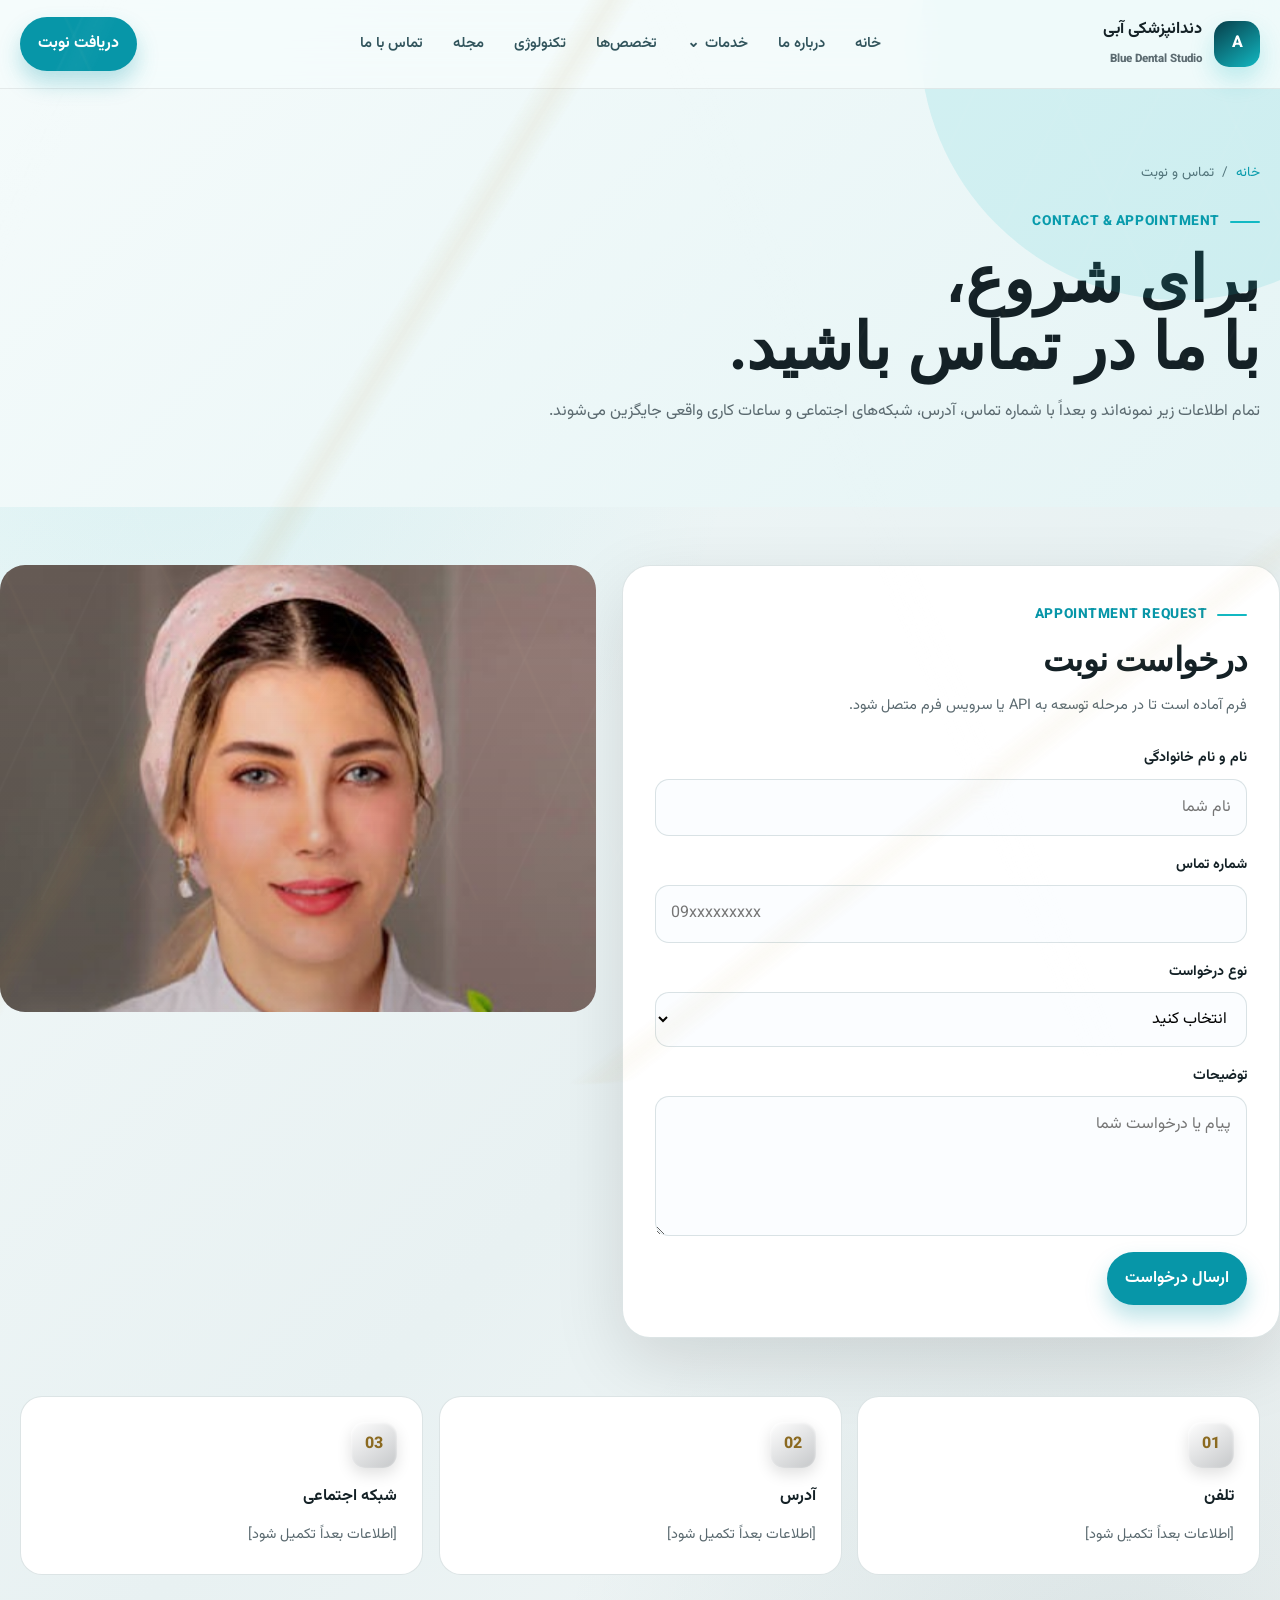
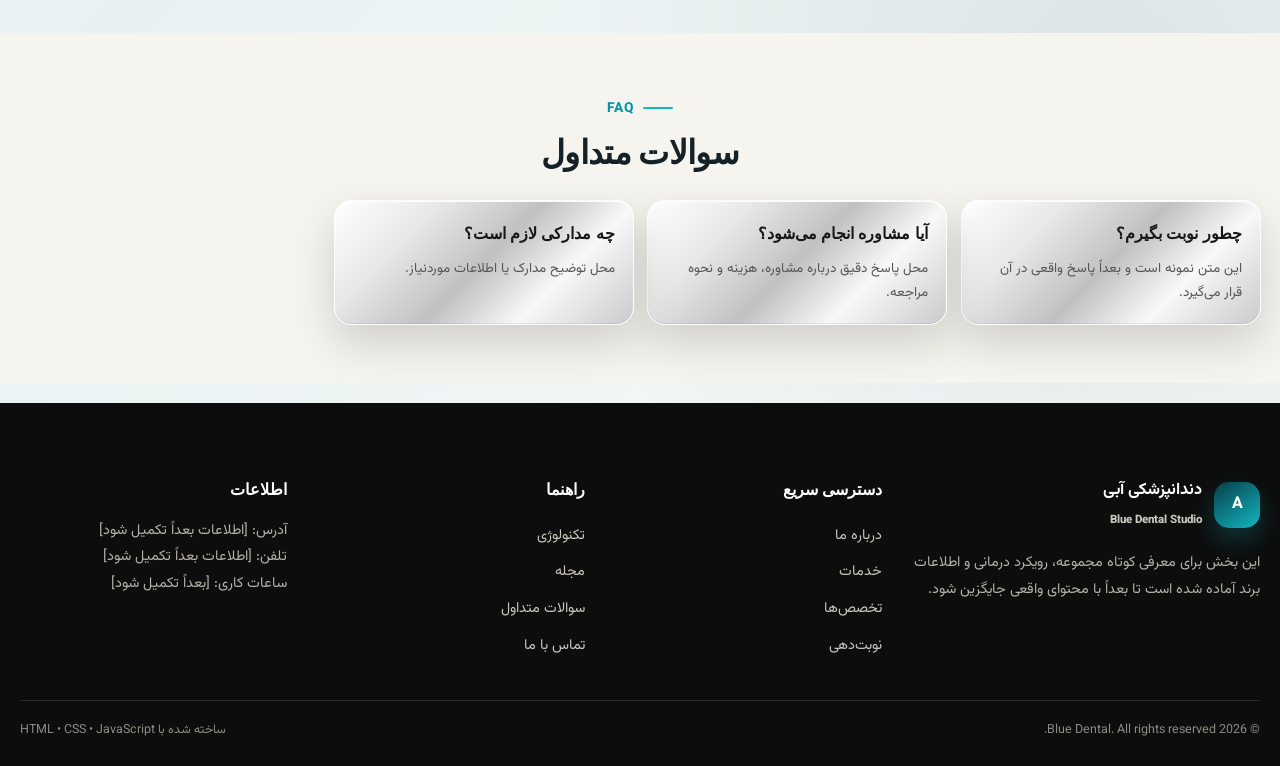
<file: contact.html>
<!doctype html><html lang="fa" dir="rtl"><head><meta charset="utf-8"><meta name="viewport" content="width=device-width, initial-scale=1"><meta name="description" content="وب‌سایت دندانپزشکی آبی؛ قالب لوکس و مدرن دندانپزشکی با ساختار ریسپانسیو و سئو شده."><meta name="theme-color" content="#141414"><link rel="icon" href="images/favicon.svg"><link rel="stylesheet" href="css/style.css"><title>تماس و نوبت | دندانپزشکی آبی</title></head><body> <header class="site-header">
  <div class="container header-row">
    <a class="brand" href="index.html"><span class="brand-mark">A</span><span class="brand-text"><strong>دندانپزشکی آبی</strong><small>Blue Dental Studio</small></span></a>
    <nav class="nav" aria-label="منوی اصلی">
      <li><a href="index.html">خانه</a></li>
      <li><a href="about.html">درباره ما</a></li>
      <li class="mega-parent"><a href="#" class="mega-toggle">خدمات <span>⌄</span></a><div class="mega-menu">
        <div><div class="mega-title">خدمات عمومی</div><a href="services.html#preventive">پیشگیری و معاینه</a><a href="services.html#cleaning">جرم‌گیری و بهداشت</a><a href="services.html#restoration">ترمیم و زیبایی</a></div>
        <div><div class="mega-title">تخصصی</div><a href="treatments.html#implant">ایمپلنت و پروتز</a><a href="treatments.html#ortho">ارتودنسی</a><a href="treatments.html#cosmetic">طراحی لبخند</a></div>
        <div><div class="mega-title">راهنمای مراجعه</div><a href="treatments.html#care">مراقبت‌ها</a><a href="blog.html">مقالات آموزشی</a><a href="contact.html">درخواست نوبت</a></div>
      </div></li>
      <li><a href="treatments.html">تخصص‌ها</a></li>
      <li><a href="technology.html">تکنولوژی</a></li>
      <li><a href="blog.html">مجله</a></li>
      <li><a href="contact.html">تماس با ما</a></li>
    </nav>
    <a class="header-cta" href="contact.html">دریافت نوبت</a><button class="menu-btn" aria-label="باز کردن منو">☰</button>
  </div>
</header><main><section class="page-hero"><div class="container"><div class="crumbs"><a href="index.html">خانه</a><span>/</span><span>تماس و نوبت</span></div><div class="eyebrow">CONTACT & APPOINTMENT</div><h1>برای شروع،<br>با ما در تماس باشید.</h1><p>تمام اطلاعات زیر نمونه‌اند و بعداً با شماره تماس، آدرس، شبکه‌های اجتماعی و ساعات کاری واقعی جایگزین می‌شوند.</p></div></section><section class="section"><div class="container form-grid"><div class="form-card"><div class="eyebrow">APPOINTMENT REQUEST</div><div class="section-head"><h2>درخواست نوبت</h2><p>فرم آماده است تا در مرحله توسعه به API یا سرویس فرم متصل شود.</p></div><form onsubmit="event.preventDefault();alert('این فرم در نسخه نمونه است و هنوز به سرویس ارسال متصل نشده.');"><div class="field"><label>نام و نام خانوادگی</label><input required placeholder="نام شما"></div><div class="field"><label>شماره تماس</label><input type="tel" required placeholder="09xxxxxxxxx"></div><div class="field"><label>نوع درخواست</label><select><option>انتخاب کنید</option><option>مشاوره</option><option>معاینه</option><option>پیگیری</option></select></div><div class="field"><label>توضیحات</label><textarea placeholder="پیام یا درخواست شما"></textarea></div><button class="header-cta" type="submit" style="border:0">ارسال درخواست</button></form></div><div class="image-frame parallax-image" data-parallax><img src="images/images.jpg" alt="راه‌های ارتباطی نمونه"></div></div></section><section class="section" style="padding-top:0"><div class="container contact-grid"><div class="contact-card reveal"><div class="card-icon">01</div><strong>تلفن</strong><span>[اطلاعات بعداً تکمیل شود]</span></div><div class="contact-card reveal"><div class="card-icon">02</div><strong>آدرس</strong><span>[اطلاعات بعداً تکمیل شود]</span></div><div class="contact-card reveal"><div class="card-icon">03</div><strong>شبکه اجتماعی</strong><span>[اطلاعات بعداً تکمیل شود]</span></div></div></section><section class="section" id="faq" style="background:#f5f4ef"><div class="container"><div class="section-head center"><div class="eyebrow">FAQ</div><h2>سوالات متداول</h2></div><div class="cards"><div class="card reveal"><h3>چطور نوبت بگیرم؟</h3><p>این متن نمونه است و بعداً پاسخ واقعی در آن قرار می‌گیرد.</p></div><div class="card reveal"><h3>آیا مشاوره انجام می‌شود؟</h3><p>محل پاسخ دقیق درباره مشاوره، هزینه و نحوه مراجعه.</p></div><div class="card reveal"><h3>چه مدارکی لازم است؟</h3><p>محل توضیح مدارک یا اطلاعات موردنیاز.</p></div></div></div></section></main><footer class="site-footer"><div class="container"><div class="footer-grid"><div><div class="brand"><span class="brand-mark">A</span><span class="brand-text"><strong style="color:#fff">دندانپزشکی آبی</strong><small style="color:#c9c7bd">Blue Dental Studio</small></span></div><p style="margin-top:15px">این بخش برای معرفی کوتاه مجموعه، رویکرد درمانی و اطلاعات برند آماده شده است تا بعداً با محتوای واقعی جایگزین شود.</p></div><div><h4>دسترسی سریع</h4><a href="about.html">درباره ما</a><a href="services.html">خدمات</a><a href="treatments.html">تخصص‌ها</a><a href="contact.html">نوبت‌دهی</a></div><div><h4>راهنما</h4><a href="technology.html">تکنولوژی</a><a href="blog.html">مجله</a><a href="contact.html#faq">سوالات متداول</a><a href="contact.html">تماس با ما</a></div><div><h4>اطلاعات</h4><p>آدرس: [اطلاعات بعداً تکمیل شود]</p><p>تلفن: [اطلاعات بعداً تکمیل شود]</p><p>ساعات کاری: [بعداً تکمیل شود]</p></div></div><div class="copyright"><span>© <span data-year></span> Blue Dental. All rights reserved.</span><span>ساخته شده با HTML • CSS • JavaScript</span></div></div></footer><script src="js/main.js"></script></body></html>
</file>
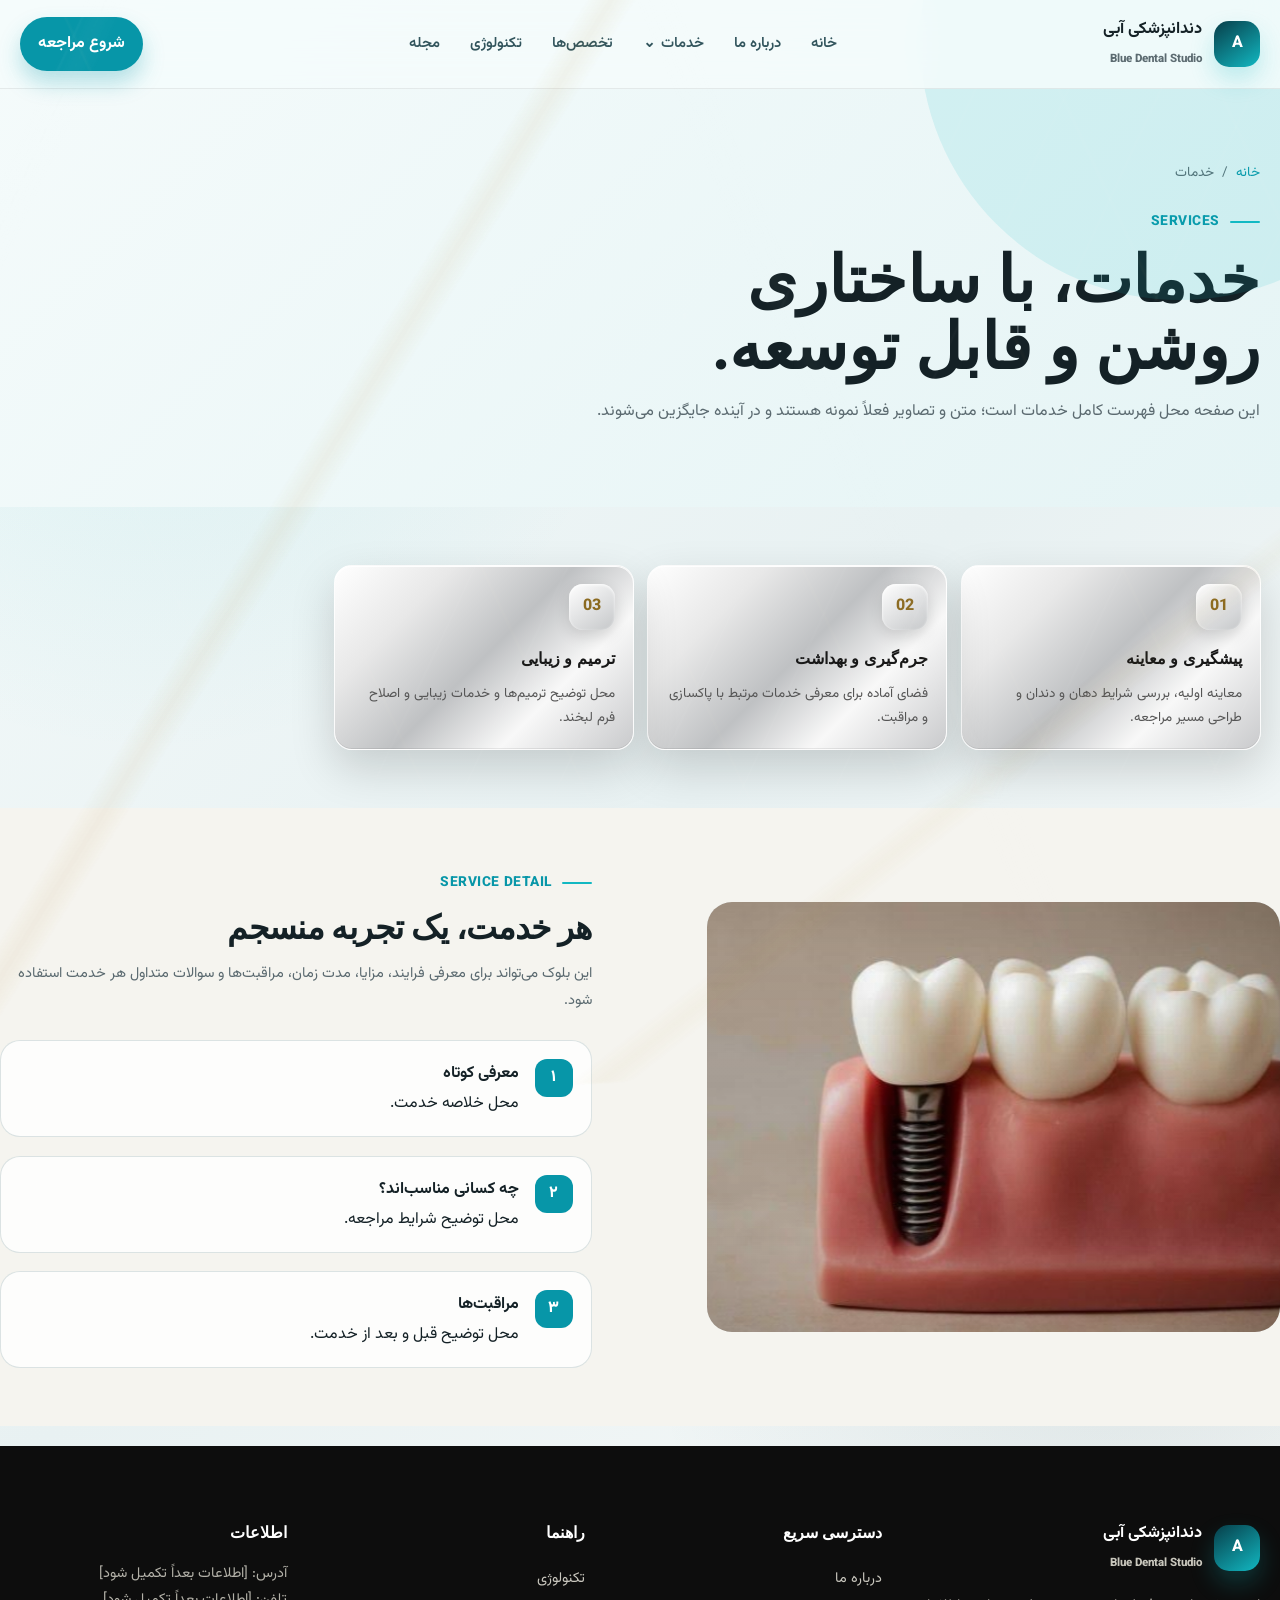
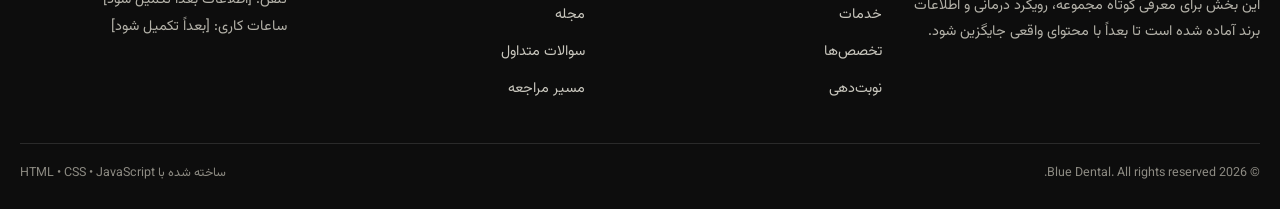
<file: services.html>
<!doctype html><html lang="fa" dir="rtl"><head><meta charset="utf-8"><meta name="viewport" content="width=device-width, initial-scale=1"><meta name="description" content="وب‌سایت دندانپزشکی آبی؛ قالب لوکس و مدرن دندانپزشکی با ساختار ریسپانسیو و سئو شده."><meta name="theme-color" content="#141414"><link rel="icon" href="images/favicon.svg"><link rel="stylesheet" href="css/style.css"><title>خدمات | دندانپزشکی آبی</title></head><body> <header class="site-header">
  <div class="container header-row">
    <a class="brand" href="index.html"><span class="brand-mark">A</span><span class="brand-text"><strong>دندانپزشکی آبی</strong><small>Blue Dental Studio</small></span></a>
    <nav class="nav" aria-label="منوی اصلی">
      <li><a href="index.html">خانه</a></li>
      <li><a href="about.html">درباره ما</a></li>
      <li class="mega-parent"><a href="#" class="mega-toggle">خدمات <span>⌄</span></a><div class="mega-menu">
        <div><div class="mega-title">خدمات عمومی</div><a href="services.html#preventive">پیشگیری و معاینه</a><a href="services.html#cleaning">جرم‌گیری و بهداشت</a><a href="services.html#restoration">ترمیم و زیبایی</a></div>
        <div><div class="mega-title">تخصصی</div><a href="treatments.html#implant">ایمپلنت و پروتز</a><a href="treatments.html#ortho">ارتودنسی</a><a href="treatments.html#cosmetic">طراحی لبخند</a></div>
        <div><div class="mega-title">راهنمای مراجعه</div><a href="treatments.html#care">مراقبت‌ها</a><a href="blog.html">مقالات آموزشی</a><a href="index.html#journey">مسیر مراجعه</a></div>
      </div></li>
      <li><a href="treatments.html">تخصص‌ها</a></li>
      <li><a href="technology.html">تکنولوژی</a></li>
      <li><a href="blog.html">مجله</a></li>
    </nav>
    <a class="header-cta" href="index.html#booking">شروع مراجعه</a><button class="menu-btn" aria-label="باز کردن منو">☰</button>
  </div>
</header><main><section class="page-hero"><div class="container"><div class="crumbs"><a href="index.html">خانه</a><span>/</span><span>خدمات</span></div><div class="eyebrow">SERVICES</div><h1>خدمات، با ساختاری<br>روشن و قابل توسعه.</h1><p>این صفحه محل فهرست کامل خدمات است؛ متن و تصاویر فعلاً نمونه هستند و در آینده جایگزین می‌شوند.</p></div></section><section class="section"><div class="container"><div class="cards"><article class="card reveal" id="preventive"><div class="card-icon">01</div><h3>پیشگیری و معاینه</h3><p>معاینه اولیه، بررسی شرایط دهان و دندان و طراحی مسیر مراجعه.</p></article><article class="card reveal" id="cleaning"><div class="card-icon">02</div><h3>جرم‌گیری و بهداشت</h3><p>فضای آماده برای معرفی خدمات مرتبط با پاکسازی و مراقبت.</p></article><article class="card reveal" id="restoration"><div class="card-icon">03</div><h3>ترمیم و زیبایی</h3><p>محل توضیح ترمیم‌ها و خدمات زیبایی و اصلاح فرم لبخند.</p></article></div></div></section><section class="section" style="background:#f5f4ef"><div class="container feature-grid"><div class="image-frame parallax-image" data-parallax><img src="images/2-1.jpg" alt="تصویر نمونه خدمات دندانپزشکی"></div><div><div class="eyebrow">SERVICE DETAIL</div><div class="section-head"><h2>هر خدمت، یک تجربه منسجم</h2><p>این بلوک می‌تواند برای معرفی فرایند، مزایا، مدت زمان، مراقبت‌ها و سوالات متداول هر خدمت استفاده شود.</p></div><div class="split-list"><div class="split-item"><div class="split-num">۱</div><div><strong>معرفی کوتاه</strong><p>محل خلاصه خدمت.</p></div></div><div class="split-item"><div class="split-num">۲</div><div><strong>چه کسانی مناسب‌اند؟</strong><p>محل توضیح شرایط مراجعه.</p></div></div><div class="split-item"><div class="split-num">۳</div><div><strong>مراقبت‌ها</strong><p>محل توضیح قبل و بعد از خدمت.</p></div></div></div></div></div></section></main><footer class="site-footer"><div class="container"><div class="footer-grid"><div><div class="brand"><span class="brand-mark">A</span><span class="brand-text"><strong style="color:#fff">دندانپزشکی آبی</strong><small style="color:#c9c7bd">Blue Dental Studio</small></span></div><p style="margin-top:15px">این بخش برای معرفی کوتاه مجموعه، رویکرد درمانی و اطلاعات برند آماده شده است تا بعداً با محتوای واقعی جایگزین شود.</p></div><div><h4>دسترسی سریع</h4><a href="about.html">درباره ما</a><a href="services.html">خدمات</a><a href="treatments.html">تخصص‌ها</a><a href="index.html#booking">نوبت‌دهی</a></div><div><h4>راهنما</h4><a href="technology.html">تکنولوژی</a><a href="blog.html">مجله</a><a href="index.html#faq">سوالات متداول</a><a href="index.html#journey">مسیر مراجعه</a></div><div><h4>اطلاعات</h4><p>آدرس: [اطلاعات بعداً تکمیل شود]</p><p>تلفن: [اطلاعات بعداً تکمیل شود]</p><p>ساعات کاری: [بعداً تکمیل شود]</p></div></div><div class="copyright"><span>© <span data-year></span> Blue Dental. All rights reserved.</span><span>ساخته شده با HTML • CSS • JavaScript</span></div></div></footer><script src="js/main.js"></script></body></html>
</file>
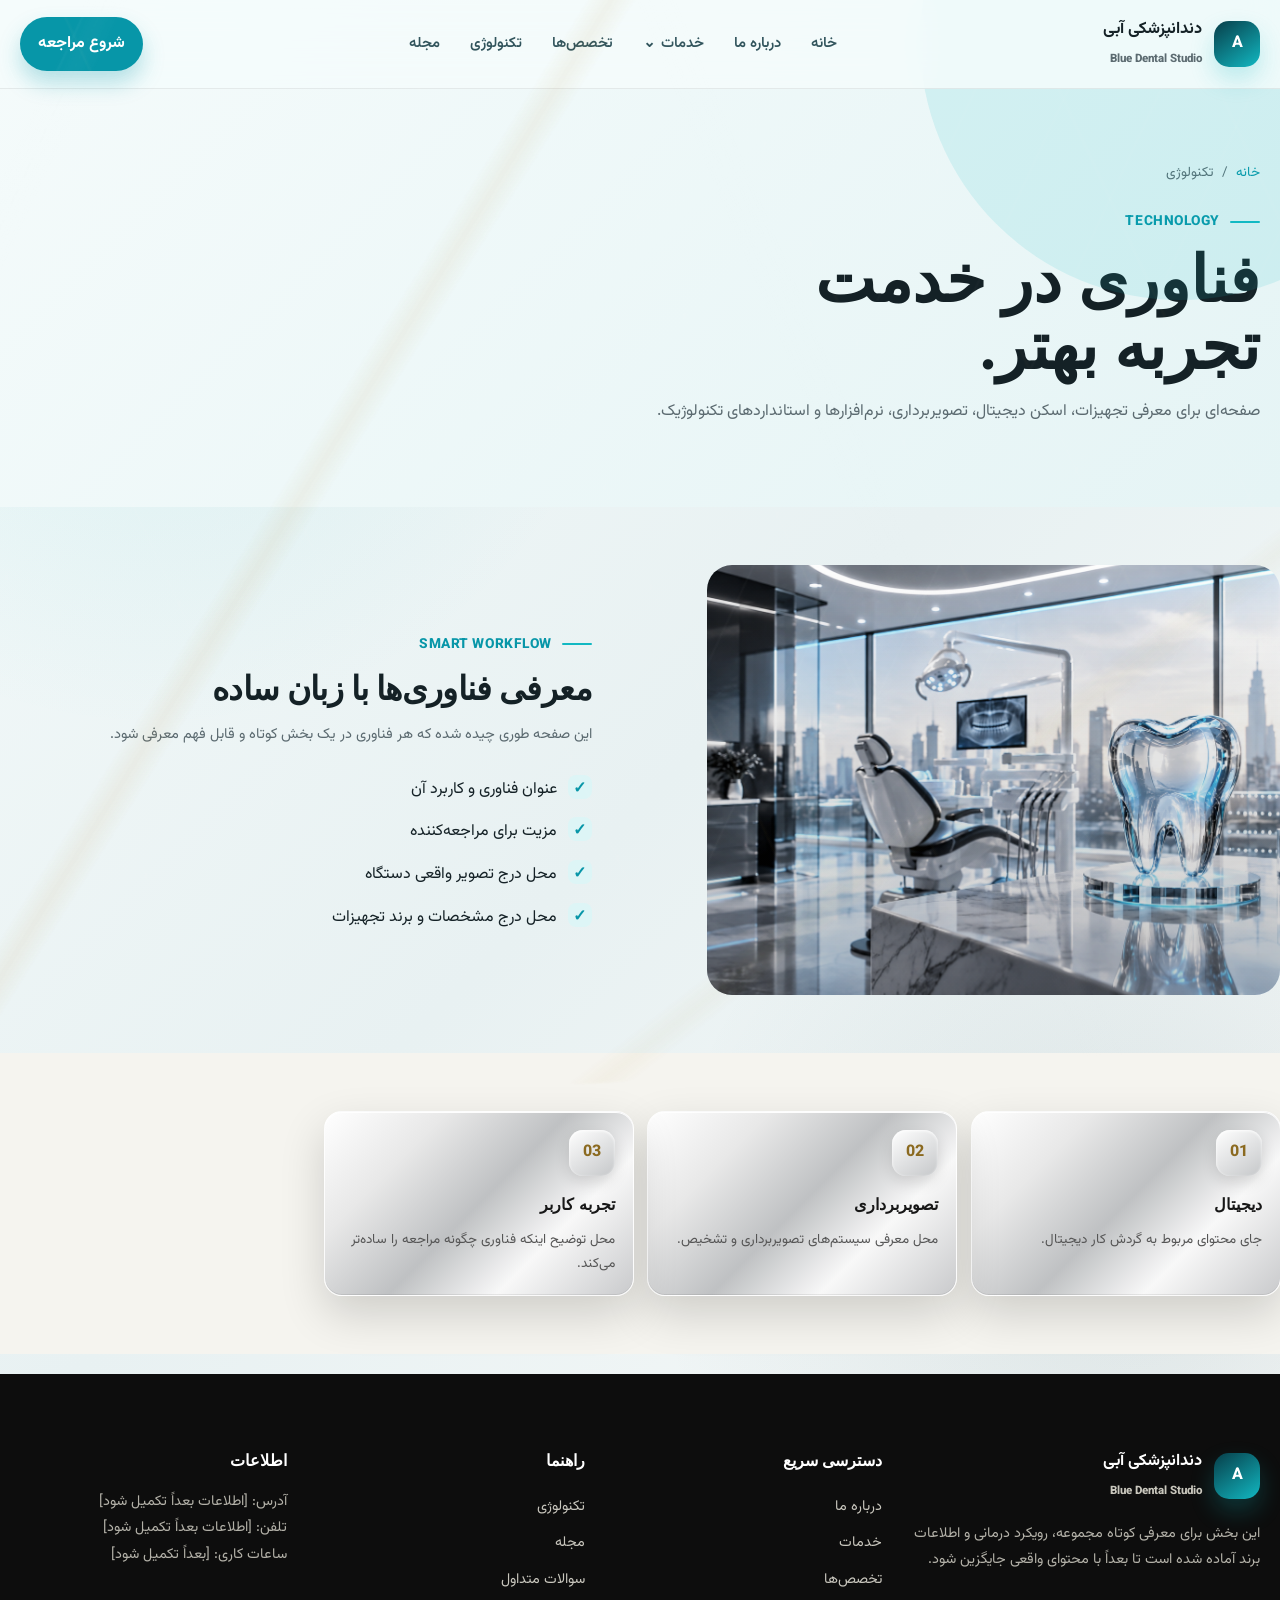
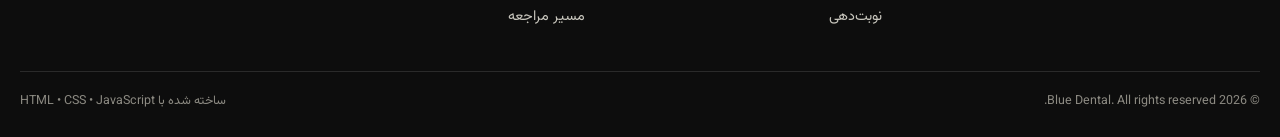
<file: technology.html>
<!doctype html><html lang="fa" dir="rtl"><head><meta charset="utf-8"><meta name="viewport" content="width=device-width, initial-scale=1"><meta name="description" content="وب‌سایت دندانپزشکی آبی؛ قالب لوکس و مدرن دندانپزشکی با ساختار ریسپانسیو و سئو شده."><meta name="theme-color" content="#141414"><link rel="icon" href="images/favicon.svg"><link rel="stylesheet" href="css/style.css"><title>تکنولوژی | دندانپزشکی آبی</title></head><body> <header class="site-header">
  <div class="container header-row">
    <a class="brand" href="index.html"><span class="brand-mark">A</span><span class="brand-text"><strong>دندانپزشکی آبی</strong><small>Blue Dental Studio</small></span></a>
    <nav class="nav" aria-label="منوی اصلی">
      <li><a href="index.html">خانه</a></li>
      <li><a href="about.html">درباره ما</a></li>
      <li class="mega-parent"><a href="#" class="mega-toggle">خدمات <span>⌄</span></a><div class="mega-menu">
        <div><div class="mega-title">خدمات عمومی</div><a href="services.html#preventive">پیشگیری و معاینه</a><a href="services.html#cleaning">جرم‌گیری و بهداشت</a><a href="services.html#restoration">ترمیم و زیبایی</a></div>
        <div><div class="mega-title">تخصصی</div><a href="treatments.html#implant">ایمپلنت و پروتز</a><a href="treatments.html#ortho">ارتودنسی</a><a href="treatments.html#cosmetic">طراحی لبخند</a></div>
        <div><div class="mega-title">راهنمای مراجعه</div><a href="treatments.html#care">مراقبت‌ها</a><a href="blog.html">مقالات آموزشی</a><a href="index.html#journey">مسیر مراجعه</a></div>
      </div></li>
      <li><a href="treatments.html">تخصص‌ها</a></li>
      <li><a href="technology.html">تکنولوژی</a></li>
      <li><a href="blog.html">مجله</a></li>
    </nav>
    <a class="header-cta" href="index.html#booking">شروع مراجعه</a><button class="menu-btn" aria-label="باز کردن منو">☰</button>
  </div>
</header><main><section class="page-hero"><div class="container"><div class="crumbs"><a href="index.html">خانه</a><span>/</span><span>تکنولوژی</span></div><div class="eyebrow">TECHNOLOGY</div><h1>فناوری در خدمت<br>تجربه بهتر.</h1><p>صفحه‌ای برای معرفی تجهیزات، اسکن دیجیتال، تصویربرداری، نرم‌افزارها و استانداردهای تکنولوژیک.</p></div></section><section class="section"><div class="container feature-grid"><div class="image-frame parallax-image" data-parallax><img src="images/15.png" alt="تصویر تجهیزات نمونه"></div><div class="reveal"><div class="eyebrow">SMART WORKFLOW</div><div class="section-head"><h2>معرفی فناوری‌ها با زبان ساده</h2><p>این صفحه طوری چیده شده که هر فناوری در یک بخش کوتاه و قابل فهم معرفی شود.</p></div><ul class="check-list"><li>عنوان فناوری و کاربرد آن</li><li>مزیت برای مراجعه‌کننده</li><li>محل درج تصویر واقعی دستگاه</li><li>محل درج مشخصات و برند تجهیزات</li></ul></div></div></section><section class="section" style="background:#f5f4ef"><div class="container cards"><div class="card reveal"><div class="card-icon">01</div><h3>دیجیتال</h3><p>جای محتوای مربوط به گردش کار دیجیتال.</p></div><div class="card reveal"><div class="card-icon">02</div><h3>تصویربرداری</h3><p>محل معرفی سیستم‌های تصویربرداری و تشخیص.</p></div><div class="card reveal"><div class="card-icon">03</div><h3>تجربه کاربر</h3><p>محل توضیح اینکه فناوری چگونه مراجعه را ساده‌تر می‌کند.</p></div></div></section></main><footer class="site-footer"><div class="container"><div class="footer-grid"><div><div class="brand"><span class="brand-mark">A</span><span class="brand-text"><strong style="color:#fff">دندانپزشکی آبی</strong><small style="color:#c9c7bd">Blue Dental Studio</small></span></div><p style="margin-top:15px">این بخش برای معرفی کوتاه مجموعه، رویکرد درمانی و اطلاعات برند آماده شده است تا بعداً با محتوای واقعی جایگزین شود.</p></div><div><h4>دسترسی سریع</h4><a href="about.html">درباره ما</a><a href="services.html">خدمات</a><a href="treatments.html">تخصص‌ها</a><a href="index.html#booking">نوبت‌دهی</a></div><div><h4>راهنما</h4><a href="technology.html">تکنولوژی</a><a href="blog.html">مجله</a><a href="index.html#faq">سوالات متداول</a><a href="index.html#journey">مسیر مراجعه</a></div><div><h4>اطلاعات</h4><p>آدرس: [اطلاعات بعداً تکمیل شود]</p><p>تلفن: [اطلاعات بعداً تکمیل شود]</p><p>ساعات کاری: [بعداً تکمیل شود]</p></div></div><div class="copyright"><span>© <span data-year></span> Blue Dental. All rights reserved.</span><span>ساخته شده با HTML • CSS • JavaScript</span></div></div></footer><script src="js/main.js"></script></body></html>
</file>
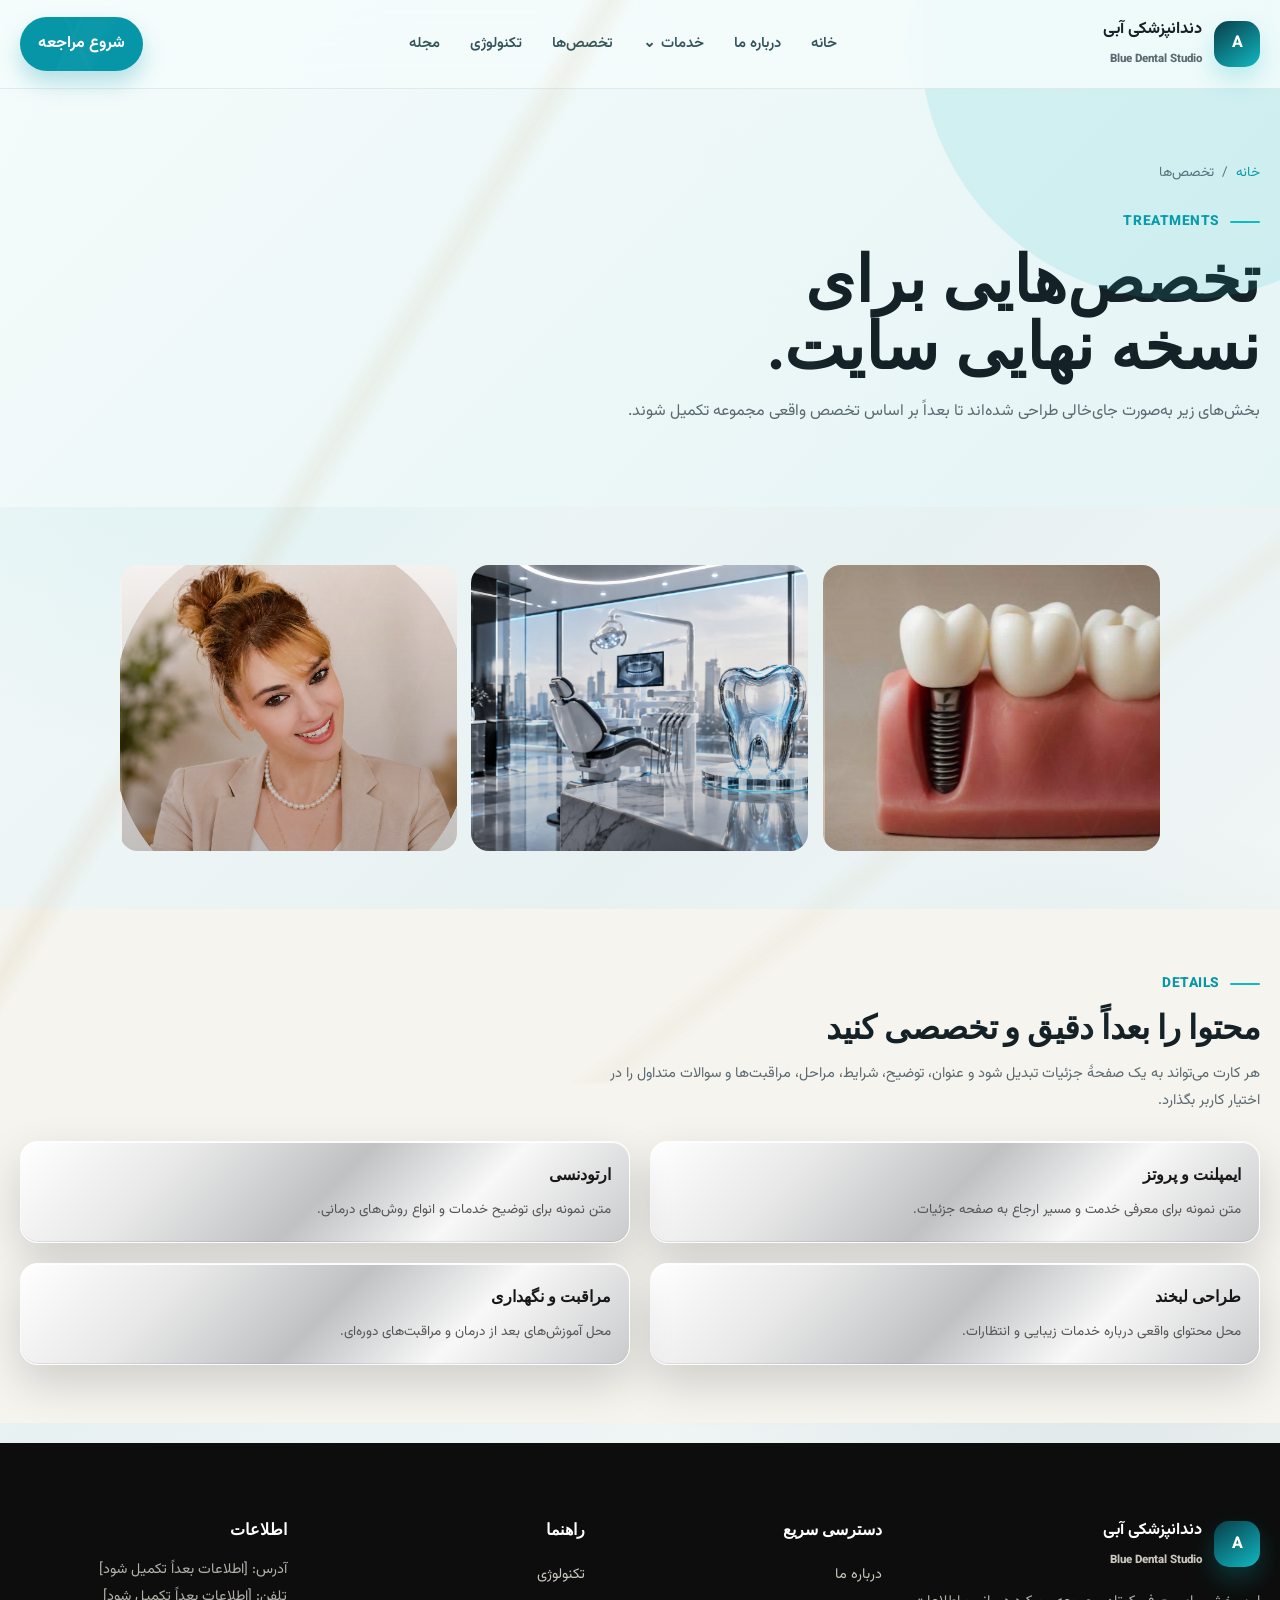
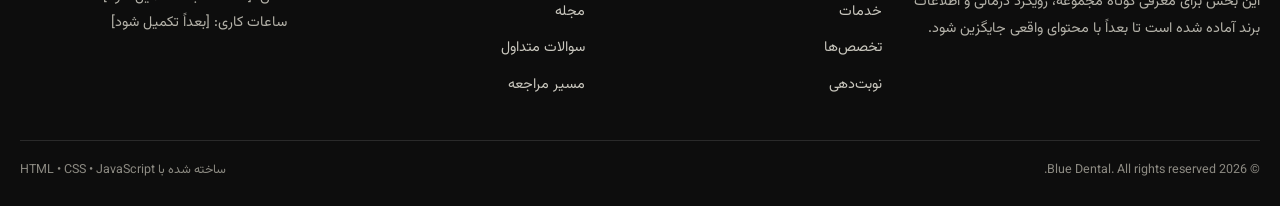
<file: treatments.html>
<!doctype html><html lang="fa" dir="rtl"><head><meta charset="utf-8"><meta name="viewport" content="width=device-width, initial-scale=1"><meta name="description" content="وب‌سایت دندانپزشکی آبی؛ قالب لوکس و مدرن دندانپزشکی با ساختار ریسپانسیو و سئو شده."><meta name="theme-color" content="#141414"><link rel="icon" href="images/favicon.svg"><link rel="stylesheet" href="css/style.css"><title>تخصص‌ها | دندانپزشکی آبی</title></head><body> <header class="site-header">
  <div class="container header-row">
    <a class="brand" href="index.html"><span class="brand-mark">A</span><span class="brand-text"><strong>دندانپزشکی آبی</strong><small>Blue Dental Studio</small></span></a>
    <nav class="nav" aria-label="منوی اصلی">
      <li><a href="index.html">خانه</a></li>
      <li><a href="about.html">درباره ما</a></li>
      <li class="mega-parent"><a href="#" class="mega-toggle">خدمات <span>⌄</span></a><div class="mega-menu">
        <div><div class="mega-title">خدمات عمومی</div><a href="services.html#preventive">پیشگیری و معاینه</a><a href="services.html#cleaning">جرم‌گیری و بهداشت</a><a href="services.html#restoration">ترمیم و زیبایی</a></div>
        <div><div class="mega-title">تخصصی</div><a href="treatments.html#implant">ایمپلنت و پروتز</a><a href="treatments.html#ortho">ارتودنسی</a><a href="treatments.html#cosmetic">طراحی لبخند</a></div>
        <div><div class="mega-title">راهنمای مراجعه</div><a href="treatments.html#care">مراقبت‌ها</a><a href="blog.html">مقالات آموزشی</a><a href="index.html#journey">مسیر مراجعه</a></div>
      </div></li>
      <li><a href="treatments.html">تخصص‌ها</a></li>
      <li><a href="technology.html">تکنولوژی</a></li>
      <li><a href="blog.html">مجله</a></li>
    </nav>
    <a class="header-cta" href="index.html#booking">شروع مراجعه</a><button class="menu-btn" aria-label="باز کردن منو">☰</button>
  </div>
</header><main><section class="page-hero"><div class="container"><div class="crumbs"><a href="index.html">خانه</a><span>/</span><span>تخصص‌ها</span></div><div class="eyebrow">TREATMENTS</div><h1>تخصص‌هایی برای<br>نسخه نهایی سایت.</h1><p>بخش‌های زیر به‌صورت جای‌خالی طراحی شده‌اند تا بعداً بر اساس تخصص واقعی مجموعه تکمیل شوند.</p></div></section><section class="section"><div class="container gallery"><div class="image-frame parallax-image reveal" data-parallax id="implant"><img src="images/2-1.jpg" alt="جای تصویر ایمپلنت"></div><div class="image-frame parallax-image reveal" data-parallax id="ortho"><img src="images/15.png" alt="جای تصویر ارتودنسی"></div><div class="image-frame parallax-image reveal" data-parallax id="cosmetic"><img src="images/1.jpg" alt="جای تصویر طراحی لبخند"></div></div></section><section class="section" style="background:#f5f4ef" id="care"><div class="container"><div class="section-head"><div class="eyebrow">DETAILS</div><h2>محتوا را بعداً دقیق و تخصصی کنید</h2><p>هر کارت می‌تواند به یک صفحهٔ جزئیات تبدیل شود و عنوان، توضیح، شرایط، مراحل، مراقبت‌ها و سوالات متداول را در اختیار کاربر بگذارد.</p></div><div class="timeline"><div class="card reveal"><h3>ایمپلنت و پروتز</h3><p>متن نمونه برای معرفی خدمت و مسیر ارجاع به صفحه جزئیات.</p></div><div class="card reveal"><h3>ارتودنسی</h3><p>متن نمونه برای توضیح خدمات و انواع روش‌های درمانی.</p></div><div class="card reveal"><h3>طراحی لبخند</h3><p>محل محتوای واقعی درباره خدمات زیبایی و انتظارات.</p></div><div class="card reveal"><h3>مراقبت و نگهداری</h3><p>محل آموزش‌های بعد از درمان و مراقبت‌های دوره‌ای.</p></div></div></div></section></main><footer class="site-footer"><div class="container"><div class="footer-grid"><div><div class="brand"><span class="brand-mark">A</span><span class="brand-text"><strong style="color:#fff">دندانپزشکی آبی</strong><small style="color:#c9c7bd">Blue Dental Studio</small></span></div><p style="margin-top:15px">این بخش برای معرفی کوتاه مجموعه، رویکرد درمانی و اطلاعات برند آماده شده است تا بعداً با محتوای واقعی جایگزین شود.</p></div><div><h4>دسترسی سریع</h4><a href="about.html">درباره ما</a><a href="services.html">خدمات</a><a href="treatments.html">تخصص‌ها</a><a href="index.html#booking">نوبت‌دهی</a></div><div><h4>راهنما</h4><a href="technology.html">تکنولوژی</a><a href="blog.html">مجله</a><a href="index.html#faq">سوالات متداول</a><a href="index.html#journey">مسیر مراجعه</a></div><div><h4>اطلاعات</h4><p>آدرس: [اطلاعات بعداً تکمیل شود]</p><p>تلفن: [اطلاعات بعداً تکمیل شود]</p><p>ساعات کاری: [بعداً تکمیل شود]</p></div></div><div class="copyright"><span>© <span data-year></span> Blue Dental. All rights reserved.</span><span>ساخته شده با HTML • CSS • JavaScript</span></div></div></footer><script src="js/main.js"></script></body></html>
</file>
<file: css/style.css>
@import url("https://fonts.googleapis.com/css2?family=Noto+Serif+Arabic:wght@400;500;600;700&family=Vazirmatn:wght@300;400;500;600;700;800&display=swap");
:root {
  --blue-950: #0a0a0a;
  --blue-900: #171717;
  --blue-800: #b8892b;
  --blue-700: #cda23f;
  --blue-500: #e0c073;
  --blue-100: #f3efe4;
  --blue-50: #faf9f6;
  --ink: #171717;
  --muted: #6c6c6c;
  --line: rgba(0, 0, 0, 0.12);
  --white: #fff;
  --gray: #eeeeec;
  --shadow: 0 24px 70px rgba(0, 0, 0, 0.12);
  --radius: 28px;
}
* {
  box-sizing: border-box;
  margin: 0;
  padding: 0;
}
html {
  scroll-behavior: smooth;
}
body {
  font-family:"Vazirmatn", sans-serif;
  color:var(--ink);
  background:
    radial-gradient(circle at 15% 10%, rgba(184,137,43,.08), transparent 25%),
    radial-gradient(circle at 85% 25%, rgba(120,120,120,.12), transparent 28%),
    radial-gradient(circle at 40% 80%, rgba(0,0,0,.05), transparent 30%),
    linear-gradient(135deg,#f4f4f2 0%,#dededc 45%,#f7f7f5 100%);
  line-height:1.85;
  overflow-x:hidden;
}a {
  text-decoration: none;
  color: inherit;
}
img {
  max-width: 100%;
  display: block;
}
button,
input,
textarea,
select {
  font: inherit;
}
.container {
  width: min(1320px, calc(100% - 48px));
  margin: auto;
}
.section {
  padding: 96px 0;
  position: relative;
}
.eyebrow {
  display: inline-flex;
  align-items: center;
  gap: 10px;
  color: var(--blue-800);
  font-size: 0.86rem;
  font-weight: 800;
  letter-spacing: 0.04em;
  margin-bottom: 12px;
}
.eyebrow:before {
  content: "";
  width: 30px;
  height: 2px;
  background: var(--blue-700);
  border-radius: 2px;
}
.section-head {
  max-width: 760px;
  margin-bottom: 46px;
}
.section-head.center {
  margin-inline: auto;
  text-align: center;
}
.home-page .section-head.center {
  margin-inline: 0;
  text-align: right;
}
.section-head h2 {
  font-size: clamp(2rem, 4vw, 3.35rem);
  line-height: 1.25;
  letter-spacing: -0.035em;
  margin-bottom: 16px;
}
.section-head p {
  color: var(--muted);
  font-size: 1.03rem;
}
.glass {
  background: linear-gradient(
    135deg,
    rgba(255, 255, 255, 0.76),
    rgba(255, 255, 255, 0.38)
  );
  border: 1px solid rgba(255, 255, 255, 0.72);
  box-shadow: 0 24px 60px rgba(0, 0, 0, 0.12);
  backdrop-filter: blur(18px);
  -webkit-backdrop-filter: blur(18px);
}

/* Glassmorphism is the shared visual language for content cards across all pages. */
.card,
.stat-card,
.article-card,
.form-card,
.contact-card,
.split-item {
  background: linear-gradient(135deg, rgba(255,255,255,.72), rgba(240,236,224,.4));
  border: 1px solid rgba(255,255,255,.88);
  backdrop-filter: blur(18px);
  -webkit-backdrop-filter: blur(18px);
}
.site-header {
  position: fixed;
  top: 0;
  left: 0;
  right: 0;
  z-index: 1000;
  padding: 14px 0;
  transition: 0.35s;
  background: rgba(255, 255, 255, 0.72);
  backdrop-filter: blur(18px);
  border-bottom: 1px solid rgba(0, 0, 0, 0.07);
}
.site-header.scrolled {
  box-shadow: 0 14px 40px rgba(0, 0, 0, 0.12);
}
.header-row {
  display: flex;
  align-items: center;
  justify-content: space-between;
  gap: 24px;
}
.brand {
  display: flex;
  align-items: center;
  gap: 12px;
  font-weight: 800;
}
.brand-mark {
  width: 46px;
  height: 46px;
  border-radius: 15px;
  background: linear-gradient(145deg, var(--blue-900), var(--blue-500));
  color: white;
  display: grid;
  place-items: center;
  box-shadow: 0 12px 24px rgba(23, 120, 186, 0.24);
  font-weight: 800;
}
.brand-text strong {
  display: block;
  font-size: 1.02rem;
}
.brand-text small {
  color: var(--muted);
  font-size: 0.72rem;
}
.nav {
  display: flex;
  align-items: center;
  gap: 26px;
}
.nav > li {
  list-style: none;
  position: relative;
}
.nav > li > a {
  display: flex;
  align-items: center;
  gap: 5px;
  padding: 10px 2px;
  font-weight: 600;
  font-size: 0.92rem;
  color: #27445c;
}
.nav > li > a:hover {
  color: var(--blue-800);
}
.mega-toggle {
  cursor: pointer;
}
.mega-menu {
  position: absolute;
  right: -240px;
  top: 52px;
  width: min(880px, 90vw);
  padding: 26px;
  border-radius: 24px;
  display: grid;
  grid-template-columns: 1.2fr 1fr 1fr;
  gap: 18px;
  background: rgba(255, 255, 255, 0.95);
  border: 1px solid var(--line);
  box-shadow: var(--shadow);
  opacity: 0;
  pointer-events: none;
  transform: translateY(10px);
  transition: 0.25s;
}
.nav > li:hover .mega-menu,
.nav > li:focus-within .mega-menu {
  opacity: 1;
  pointer-events: auto;
  transform: translateY(0);
}
.mega-title {
  font-weight: 800;
  color: var(--blue-900);
  margin-bottom: 10px;
}
.mega-menu a {
  display: block;
  padding: 7px 0;
  color: var(--muted);
  font-size: 0.9rem;
}
.mega-menu a:hover {
  color: var(--blue-800);
}
.header-cta {
  display: inline-flex;
  align-items: center;
  justify-content: center;
  padding: 12px 18px;
  border-radius: 999px;
  background: var(--blue-800);
  color: #fff;
  font-weight: 700;
  box-shadow: 0 12px 22px rgba(184, 137, 43, 0.35);
}
.menu-btn {
  display: none;
  width: 44px;
  height: 44px;
  border: 1px solid var(--line);
  border-radius: 14px;
  background: #fff;
  cursor: pointer;
}
.hero {
  min-height: 880px;
  position: relative;
  display: grid;
  align-items: center;
  overflow: hidden;
  padding: 130px 0 70px;
}
.hero-bg {
  position: absolute;
  inset: 0;
  background-image:
    linear-gradient(
      90deg,
      rgba(8, 8, 8, 0.76) 0%,
      rgba(15, 15, 15, 0.46) 48%,
      rgba(20, 20, 20, 0.18) 100%
    ),
    url("../images/3.jpg");
  background-size: cover;
  background-position: center;
  z-index: -2;
}
.hero:after {
  content: "";
  position: absolute;
  inset: 0;
  background:
    radial-gradient(
      circle at 68% 42%,
      rgba(255, 255, 255, 0.16),
      transparent 22%
    ),
    linear-gradient(180deg, rgba(255, 255, 255, 0.03), rgba(10, 10, 10, 0.12));
  z-index: -1;
}
.hero-grid {
  display: grid;
  grid-template-columns: 1fr 1fr;
  align-items: center;
  gap: 60px;
}
.hero-copy {
  color: #fff;
  max-width: 640px;
}
.hero-copy .eyebrow {
  color: #e6d29c;
}
.hero-copy .eyebrow:before {
  background: #e6d29c;
}
.hero-copy h1 {
  font-size: clamp(2.9rem, 5.5vw, 5.8rem);
  line-height: 1.05;
  letter-spacing: -0.045em;
  margin-bottom: 22px;
}
.hero-copy p {
  font-size: 1.1rem;
  color: rgba(255, 255, 255, 0.85);
  max-width: 560px;
}
.hero-actions {
  display: flex;
  gap: 12px;
  flex-wrap: wrap;
  margin-top: 30px;
}
.btn {
  display: inline-flex;
  align-items: center;
  justify-content: center;
  gap: 10px;
  padding: 14px 22px;
  border-radius: 999px;
  font-weight: 800;
  border: 1px solid rgba(255, 255, 255, 0.24);
  cursor: pointer;
  transition: 0.25s;
}
.btn-primary {
  background: #fff;
  color: var(--blue-900);
}
.btn-primary:hover {
  transform: translateY(-2px);
}
.btn-ghost {
  color: #fff;
  background: rgba(255, 255, 255, 0.12);
  backdrop-filter: blur(12px);
}
.hero-orb {
  width: min(480px, 78vw);
  aspect-ratio: 1;
  border-radius: 50%;
  justify-self: end;
  padding: 16px;
  background: linear-gradient(
    145deg,
    rgba(255, 255, 255, 0.55),
    rgba(255, 255, 255, 0.12)
  );
  box-shadow:
    0 35px 85px rgba(0, 0, 0, 0.25),
    inset 0 0 0 1px rgba(255, 255, 255, 0.55);
  position: relative;
  overflow: hidden;
}
.hero-orb .orb-inner {
  width: 100%;
  height: 100%;
  border-radius: 50%;
  overflow: hidden;
  border: 8px solid rgba(255, 255, 255, 0.45);
  background: rgba(255, 255, 255, 0.12);
}
.hero-orb img {
  width: 100%;
  height: 100%;
  object-fit: cover;
  animation: float 8s ease-in-out infinite;
}
.orb-label {
  position: absolute;
  bottom: 28px;
  right: 28px;
  left: 28px;
  padding: 13px 18px;
  border-radius: 20px;
  color: #fff;
  font-weight: 700;
  font-size: 0.9rem;
  background: rgba(10, 10, 10, 0.55);
  backdrop-filter: blur(14px);
}
@keyframes float {
  0%,
  100% {
    transform: scale(1) translateY(0);
  }
  50% {
    transform: scale(1.03) translateY(-8px);
  }
}
.stat-row {
  display: grid;
  grid-template-columns: repeat(4, 1fr);
  gap: 14px;
  margin-top: -38px;
  position: relative;
  z-index: 3;
}
.stat-card {
  padding: 23px;
  border-radius: 22px;
  background: rgba(255, 255, 255, 0.9);
  border: 1px solid var(--line);
  box-shadow: 0 15px 40px rgba(0, 0, 0, 0.08);
  text-align: center;
}
.stat-card strong {
  font-size: 1.7rem;
  color: var(--blue-800);
  display: block;
}
.stat-card span {
  font-size: 0.85rem;
  color: var(--muted);
}
.cards {
  display: grid;
  grid-template-columns: repeat(4, 1fr);
  gap: 20px;
}
.card {
  border-radius: var(--radius);
  padding: 30px;
  background: #fff;
  border: 1px solid var(--line);
  box-shadow: var(--shadow);
  overflow: hidden;
  position: relative;
}
.card h3 {
  font-size: 1.25rem;
  margin-bottom: 8px;
}
.card p {
  color: var(--muted);
  font-size: 0.95rem;
}
.card-icon {
  width: 58px;
  height: 58px;
  border-radius: 18px;
  display: grid;
  place-items: center;
  background: var(--blue-100);
  color: var(--blue-800);
  font-weight: 800;
  margin-bottom: 20px;
}
.feature-grid {
  display: grid;
  grid-template-columns: 1.05fr 0.95fr;
  gap: 60px;
  align-items: center;
}
.image-frame {
  border-radius: 32px;
  overflow: hidden;
  position: relative;
  aspect-ratio: 4/3;
  background: #e8f2f8;
}
.image-frame img {
  width: 100%;
  height: 100%;
  object-fit: cover;
  will-change: transform;
  transform: scale(1.04);
}
.image-frame:after {
  content: "";
  position: absolute;
  inset: 0;
  background: linear-gradient(180deg, transparent, rgba(10, 10, 10, 0.22));
}
.floating-chip {
  position: absolute;
  left: 22px;
  bottom: 22px;
  padding: 12px 16px;
  border-radius: 16px;
  color: #fff;
  background: rgba(10, 10, 10, 0.55);
  backdrop-filter: blur(12px);
  z-index: 2;
  font-size: 0.84rem;
}
.check-list {
  display: grid;
  gap: 13px;
  margin-top: 24px;
}
.check-list li {
  list-style: none;
  display: flex;
  gap: 11px;
  align-items: flex-start;
}
.check-list li:before {
  content: "✓";
  width: 24px;
  height: 24px;
  border-radius: 8px;
  background: var(--blue-100);
  color: var(--blue-800);
  display: grid;
  place-items: center;
  font-weight: 800;
  flex: none;
}
.split-list {
  display: grid;
  gap: 18px;
}
.split-item {
  display: grid;
  grid-template-columns: auto 1fr;
  gap: 16px;
  align-items: start;
  padding: 18px;
  border-radius: 20px;
  background: rgba(255, 255, 255, 0.8);
  border: 1px solid var(--line);
}
.split-num {
  width: 38px;
  height: 38px;
  border-radius: 12px;
  background: var(--blue-800);
  color: #fff;
  display: grid;
  place-items: center;
  font-weight: 800;
}
.page-hero {
  padding: 160px 0 80px;
  background: linear-gradient(135deg, #fbfbf9, #f1efe6);
  position: relative;
  overflow: hidden;
}
.page-hero:before {
  content: "";
  position: absolute;
  width: 520px;
  height: 520px;
  border-radius: 50%;
  background: rgba(184, 137, 43, 0.14);
  right: -160px;
  top: -220px;
}
.page-hero h1 {
  font-size: clamp(2.4rem, 5vw, 4.7rem);
  line-height: 1.05;
  margin-bottom: 16px;
}
.page-hero p {
  max-width: 720px;
  color: var(--muted);
}
.crumbs {
  display: flex;
  gap: 8px;
  color: var(--muted);
  font-size: 0.85rem;
  margin-bottom: 20px;
}
.crumbs a {
  color: var(--blue-800);
}
.gallery {
  display: grid;
  grid-template-columns: repeat(3, 1fr);
  gap: 18px;
}
.gallery .image-frame {
  aspect-ratio: 1;
}
.process {
  display: grid;
  grid-template-columns: repeat(4, 1fr);
  gap: 18px;
}
.process .card {
  padding: 26px 22px;
}
.timeline {
  display: grid;
  grid-template-columns: repeat(2, 1fr);
  gap: 20px;
}
.timeline .card {
  border-right: 4px solid var(--blue-700);
}
.form-grid {
  display: grid;
  grid-template-columns: 1.05fr 0.95fr;
  gap: 26px;
}
.form-card {
  padding: 32px;
  border-radius: 28px;
  background: #fff;
  border: 1px solid var(--line);
  box-shadow: var(--shadow);
}
.field {
  display: grid;
  gap: 7px;
  margin-bottom: 16px;
}
.field label {
  font-weight: 700;
  font-size: 0.88rem;
}
.field input,
.field textarea,
.field select {
  width: 100%;
  border: 1px solid var(--line);
  border-radius: 14px;
  padding: 13px 15px;
  background: #fbfdff;
  outline: none;
}
.field input:focus,
.field textarea:focus,
.field select:focus {
  border-color: var(--blue-500);
  box-shadow: 0 0 0 4px rgba(184, 137, 43, 0.14);
}
.field textarea {
  min-height: 140px;
  resize: vertical;
}
.contact-grid {
  display: grid;
  grid-template-columns: repeat(3, 1fr);
  gap: 18px;
}
.contact-card {
  padding: 25px;
  border-radius: 22px;
  background: #fff;
  border: 1px solid var(--line);
}
.contact-card strong {
  display: block;
  margin: 8px 0;
}
.contact-card span {
  color: var(--muted);
  font-size: 0.9rem;
}
.blog-grid {
  display: grid;
  grid-template-columns: repeat(3, 1fr);
  gap: 22px;
}
.article-card {
  overflow: hidden;
  border-radius: 26px;
  background: #fff;
  border: 1px solid var(--line);
  box-shadow: var(--shadow);
}
.article-card .image-frame {
  border-radius: 0;
  aspect-ratio: 16/10;
}
.article-card .body {
  padding: 24px;
}
.article-card h3 {
  font-size: 1.2rem;
  margin: 8px 0;
}
.tag {
  display: inline-flex;
  padding: 6px 10px;
  border-radius: 999px;
  background: var(--blue-100);
  color: var(--blue-800);
  font-size: 0.76rem;
  font-weight: 800;
}
.site-footer {
  padding: 72px 0 24px;
  background: #0d0d0d;
  color: #e7e5de;
  margin-top: 20px;
}
.footer-grid {
  display: grid;
  grid-template-columns: 1.3fr 1fr 1fr 1fr;
  gap: 30px;
}
.site-footer h4 {
  color: #fff;
  margin-bottom: 13px;
}
.site-footer a {
  display: block;
  color: #c8c6bd;
  padding: 5px 0;
  font-size: 0.9rem;
}
.site-footer p {
  color: #b3b1a8;
  font-size: 0.9rem;
}
.copyright {
  border-top: 1px solid rgba(255, 255, 255, 0.12);
  margin-top: 36px;
  padding-top: 18px;
  display: flex;
  justify-content: space-between;
  gap: 20px;
  font-size: 0.78rem;
  color: #8c8a82;
}
.reveal {
  opacity: 0;
  transform: translateY(34px);
  transition:
    opacity 0.8s ease,
    transform 0.8s ease;
}
.reveal.show {
  opacity: 1;
  transform: none;
}
.parallax-image {
  overflow: hidden;
}
.parallax-image img {
  transition: transform 0.2s linear;
  transform: scale(1.05);
}
.accent-line {
  width: 76px;
  height: 4px;
  border-radius: 5px;
  background: linear-gradient(90deg, var(--blue-900), var(--blue-500));
  margin: 20px 0;
}

/* Premium glassmorphism cards and interaction */
.tinted-section {
  background: linear-gradient(180deg, rgba(245, 243, 238, 0.88), rgba(238, 235, 227, 0.72));
}
.glass {
  background: linear-gradient(135deg, rgba(255,255,255,0.72), rgba(240,236,224,0.4));
  border: 1px solid rgba(255,255,255,0.88);
  box-shadow: 0 22px 55px rgba(0,0,0,0.11), inset 0 1px 0 rgba(255,255,255,0.65);
}
.card,
.stat-card,
.article-card,
.form-card,
.contact-card,
.split-item,
.showcase-card,
.testimonial-card,
.faq-item {
  transition: transform .35s ease, box-shadow .35s ease, border-color .35s ease;
  will-change: transform;
}
.card:hover,
.stat-card:hover,
.article-card:hover,
.form-card:hover,
.contact-card:hover,
.split-item:hover,
.showcase-card:hover,
.testimonial-card:hover,
.faq-item:hover {
  transform: translateY(-6px) scale(1.025);
  box-shadow: 0 30px 70px rgba(0,0,0,0.16), inset 0 1px 0 rgba(255,255,255,0.78);
  border-color: rgba(184,137,43,0.4);
}
.card-link {
  display: inline-flex;
  margin-top: 18px;
  color: var(--blue-800);
  font-weight: 800;
  font-size: .88rem;
}
.card-icon {
  flex: none;
}
.four-cards {
  grid-template-columns: repeat(4, minmax(0, 1fr));
}
.showcase-grid,
.testimonial-grid {
  display: grid;
  grid-template-columns: repeat(4, minmax(0, 1fr));
  gap: 20px;
}
.showcase-card,
.testimonial-card {
  border-radius: var(--radius);
  overflow: hidden;
  position: relative;
}
.showcase-image {
  aspect-ratio: 4 / 3;
  overflow: hidden;
  background: #e8f2f8;
}
.showcase-image img,
.testimonial-top img {
  width: 100%;
  height: 100%;
  object-fit: cover;
}
.showcase-image img {
  transition: transform .55s ease;
}
.showcase-card:hover .showcase-image img {
  transform: scale(1.06);
}
.showcase-body {
  padding: 22px 22px 25px;
}
.showcase-body h3 {
  font-size: 1.12rem;
  margin: 10px 0 6px;
}
.showcase-body p,
.testimonial-card p {
  color: var(--muted);
  font-size: .92rem;
}
.testimonial-card {
  padding: 20px;
}
.testimonial-top {
  display: grid;
  grid-template-columns: 66px 1fr;
  gap: 14px;
  align-items: center;
  margin-bottom: 16px;
}
.testimonial-top img {
  width: 66px;
  height: 66px;
  border-radius: 18px;
  object-fit: cover;
}
.testimonial-top strong,
.testimonial-top span {
  display: block;
}
.testimonial-top strong {
  margin-bottom: 3px;
}
.testimonial-top span {
  color: var(--blue-800);
  font-size: .82rem;
}
.faq-list {
  display: grid;
  gap: 14px;
  max-width: 1040px;
}
.faq-item {
  border-radius: 22px;
  padding: 0 22px;
}
.faq-item summary {
  list-style: none;
  cursor: pointer;
  padding: 20px 0;
  font-weight: 800;
  position: relative;
  padding-left: 36px;
}
.faq-item summary::-webkit-details-marker {
  display: none;
}
.faq-item summary:before {
  content: '+';
  position: absolute;
  left: 0;
  top: 16px;
  width: 30px;
  height: 30px;
  border-radius: 10px;
  display: grid;
  place-items: center;
  background: var(--blue-100);
  color: var(--blue-800);
  transition: transform .3s ease;
}
.faq-item[open] summary:before {
  content: '−';
}
.faq-item p {
  color: var(--muted);
  padding: 0 0 20px;
  max-width: 860px;
}
.journal-note {
  max-width: 920px;
  margin-top: 42px;
  padding: 30px 34px;
  border-right: 4px solid var(--blue-700);
  border-radius: 26px;
  background: linear-gradient(135deg, rgba(255,255,255,.75), rgba(243,238,224,.5));
  border-top: 1px solid rgba(255,255,255,.8);
  border-left: 1px solid rgba(255,255,255,.8);
  border-bottom: 1px solid rgba(255,255,255,.8);
  box-shadow: 0 20px 55px rgba(0,0,0,.1);
}
.journal-note h3 {
  font-size: 1.55rem;
  margin: 6px 0 8px;
}
.journal-note p {
  color: var(--muted);
}
.fade-up-section {
  opacity: 0;
  transform: translateY(36px);
  transition: opacity .85s ease, transform .85s ease;
}
.fade-up-section.is-visible {
  opacity: 1;
  transform: none;
}

@media (max-width: 980px) {
  .nav {
    gap: 15px;
  }
  .cards,
  .blog-grid,
  .showcase-grid,
  .testimonial-grid,
  .four-cards {
    grid-template-columns: repeat(2, 1fr);
  }
  .feature-grid,
  .form-grid {
    grid-template-columns: 1fr;
  }
  .hero-grid {
    grid-template-columns: 1fr;
  }
  .hero-orb {
    justify-self: start;
    width: min(390px, 72vw);
    order: -1;
  }
  .stat-row {
    grid-template-columns: repeat(2, 1fr);
  }
  .process,
  .contact-grid {
    grid-template-columns: repeat(2, 1fr);
  }
  .footer-grid {
    grid-template-columns: repeat(2, 1fr);
  }
}
@media (max-width: 760px) {
  .site-header {
    padding: 9px 0;
  }
  .header-cta {
    display: none;
  }
  .menu-btn {
    display: block;
  }
  .nav {
    position: absolute;
    right: 18px;
    left: 18px;
    top: 70px;
    display: none;
    flex-direction: column;
    align-items: stretch;
    gap: 0;
    padding: 14px;
    border-radius: 22px;
    background: rgba(255, 255, 255, 0.97);
    box-shadow: var(--shadow);
    border: 1px solid var(--line);
  }
  .nav.open {
    display: flex;
  }
  .nav > li > a {
    padding: 12px 10px;
  }
  .mega-menu {
    position: static;
    width: auto;
    display: none;
    margin: 7px 0 0;
    padding: 16px;
    grid-template-columns: 1fr;
    box-shadow: none;
  }
  .nav > li:hover .mega-menu,
  .nav > li:focus-within .mega-menu {
    display: none;
  }
  .nav > li.open .mega-menu {
    display: grid;
  }
  .hero {
    min-height: auto;
    padding: 120px 0 65px;
  }
  .hero-grid {
    gap: 34px;
  }
  .hero-orb {
    justify-self: center;
    width: min(320px, 76vw);
  }
  .hero-copy h1 {
    font-size: clamp(2.3rem, 11vw, 4rem);
  }
  .hero-copy p {
    font-size: 1rem;
  }
  .section {
    padding: 72px 0;
  }
  .section-head {
    margin-bottom: 34px;
  }
  .cards,
  .blog-grid,
  .gallery,
  .timeline {
    grid-template-columns: 1fr;
  }
  .process,
  .contact-grid {
    grid-template-columns: 1fr 1fr;
  }
  .footer-grid {
    grid-template-columns: 1fr 1fr;
  }
  .copyright {
    flex-direction: column;
  }
  .page-hero {
    padding: 125px 0 65px;
  }
  .page-hero h1 {
    font-size: clamp(2.3rem, 10vw, 3.6rem);
  }
}
@media (max-width: 480px) {
  .container {
    width: min(100% - 26px, 1180px);
  }
  .hero-orb {
    width: 280px;
  }
  .stat-row {
    gap: 10px;
  }
  .stat-card {
    padding: 18px 10px;
  }
  .process,
  .contact-grid {
    grid-template-columns: 1fr;
  }
  .footer-grid {
    grid-template-columns: 1fr;
  }
  .brand-text small {
    display: none;
  }
  .section-head h2 {
    font-size: 1.85rem;
  }
}
.hero-circle {
  animation:
    heroCircleIn 1.4s cubic-bezier(0.16, 1, 0.3, 1) both,
    heroFloat 6s ease-in-out 1.5s infinite;
}

@keyframes heroFloat {
  0%,
  100% {
    transform: translateY(0);
  }

  50% {
    transform: translateY(-12px);
  }
}
.hero-orb {
  animation: orbMove 7s ease-in-out infinite alternate;
}

@keyframes orbMove {
  0% {
    transform: translate(0, 0) scale(1);
  }

  50% {
    transform: translate(-25px, 20px) scale(1.12);
  }

  100% {
    transform: translate(15px, -20px) scale(.95);
  }
}.hero-circle {
  transform:
    translateY(var(--hero-y, 0))
    scale(var(--hero-scale, 1));
}.parallax-image {
    overflow: hidden;
}

.parallax-image img {
    width: 100%;
    height: 100%;
    object-fit: cover;
    transform: scale(1);
    transition: transform 0.15s linear;
    will-change: transform;
}/* بزرگ شدن خود کادر تصویر هنگام اسکرول */
.parallax-image {
    transform: scale(1);
    transition: transform 0.15s linear;
    transform-origin: center center;
    will-change: transform;
}

@media (max-width: 760px) {
  .container {
    width: min(100% - 28px, 1320px);
  }
  .section {
    padding: 72px 0;
  }
  .section-head h2 {
    font-size: clamp(1.75rem, 8vw, 2.45rem);
  }
  .cards,
  .blog-grid,
  .showcase-grid,
  .testimonial-grid,
  .four-cards,
  .process,
  .contact-grid {
    grid-template-columns: 1fr;
  }
  .stat-row {
    grid-template-columns: 1fr 1fr;
  }
  .showcase-body,
  .testimonial-card {
    padding: 18px;
  }
  .journal-note {
    margin-top: 28px;
    padding: 24px 22px;
  }
}

@media (prefers-reduced-motion: reduce) {
  html { scroll-behavior: auto; }
  *, *::before, *::after {
    animation-duration: .01ms !important;
    animation-iteration-count: 1 !important;
    transition-duration: .01ms !important;
  }
}

/* ===== Why Us section (center image + overlapping cards) ===== */
.why-us-layout {
  position: relative;
  display: flex;
  flex-direction: column;
  align-items: center;
  padding-top: 6px;
}
.why-us-image {
  width: min(500px, 86%);
  aspect-ratio: 1;
  border-radius: 50%;
  overflow: hidden;
  position: relative;
  z-index: 1;
  box-shadow: var(--shadow);
  border: 8px solid rgba(255, 255, 255, 0.7);
}
.why-us-image img {
  width: 100%;
  height: 100%;
  object-fit: cover;
}
.why-us-cards {
  display: flex;
  justify-content: center;
  flex-wrap: wrap;
  position: relative;
  z-index: 2;
  margin-top: -90px;
}
.why-card {
  width: 230px;
  padding: 26px 22px;
  border-radius: 24px;
  text-align: center;
  margin-inline-start: -36px;
  transition: transform 0.35s ease, box-shadow 0.35s ease, border-color 0.35s ease;
}
.why-card:first-child {
  margin-inline-start: 0;
}
.why-card:nth-child(1) { transform: translateY(20px); z-index: 1; }
.why-card:nth-child(2) { transform: translateY(-16px); z-index: 2; }
.why-card:nth-child(3) { transform: translateY(22px); z-index: 3; }
.why-card:nth-child(4) { transform: translateY(-12px); z-index: 4; }
.why-card:hover {
  transform: translateY(-10px) scale(1.05) !important;
  z-index: 6 !important;
  box-shadow: 0 30px 70px rgba(0, 0, 0, 0.18);
  border-color: rgba(184, 137, 43, 0.45);
}
.why-card .card-icon {
  margin: 0 auto 14px;
  width: 46px;
  height: 46px;
  border-radius: 14px;
  background: var(--blue-100);
  color: var(--blue-800);
  display: grid;
  place-items: center;
  font-weight: 800;
}
.why-card h3 {
  font-size: 1.05rem;
  margin-bottom: 6px;
}
.why-card p {
  font-size: 0.86rem;
  color: var(--muted);
}

/* ===== "All services" link ===== */
.section-cta {
  margin-top: 36px;
  text-align: center;
}
.btn-outline-gold,
.btn-primary-gold {
  display: inline-flex;
  align-items: center;
  justify-content: center;
  gap: 8px;
  padding: 14px 28px;
  border-radius: 999px;
  font-weight: 800;
  transition: 0.3s;
  cursor: pointer;
}
.btn-outline-gold {
  border: 1.5px solid var(--blue-800);
  color: var(--blue-800);
  background: transparent;
}
.btn-outline-gold:hover {
  background: var(--blue-800);
  color: #fff;
  transform: translateY(-2px);
}
.btn-primary-gold {
  background: var(--blue-800);
  color: #fff;
  white-space: nowrap;
  box-shadow: 0 14px 30px rgba(184, 137, 43, 0.4);
}
.btn-primary-gold:hover {
  transform: translateY(-3px);
  box-shadow: 0 18px 38px rgba(184, 137, 43, 0.5);
}

/* ===== Portfolio: asymmetric feature image + card grid ===== */
.portfolio-layout {
  display: grid;
  grid-template-columns: 1.15fr 1fr;
  gap: 30px;
  align-items: stretch;
}
.portfolio-feature {
  position: relative;
  overflow: hidden;
  border-radius: 64px 22px 64px 22px;
  box-shadow: var(--shadow);
  min-height: 420px;
}
.portfolio-feature img {
  width: 100%;
  height: 100%;
  object-fit: cover;
  position: absolute;
  inset: 0;
}
.portfolio-feature .floating-chip {
  z-index: 2;
}
.portfolio-feature:after {
  content: "";
  position: absolute;
  inset: 0;
  background: linear-gradient(180deg, transparent, rgba(10, 10, 10, 0.22));
}
.portfolio-cards {
  display: grid;
  grid-template-columns: repeat(2, 1fr);
  gap: 20px;
}

/* ===== Insurance slider ===== */
.insurance-slider {
  overflow: hidden;
  position: relative;
  -webkit-mask-image: linear-gradient(90deg, transparent, #000 8%, #000 92%, transparent);
  mask-image: linear-gradient(90deg, transparent, #000 8%, #000 92%, transparent);
}
.insurance-track {
  display: flex;
  gap: 26px;
  width: max-content;
  animation: insuranceSlide 30s linear infinite;
}
.insurance-slider:hover .insurance-track {
  animation-play-state: paused;
}
.insurance-circle {
  flex: none;
  width: 150px;
  height: 150px;
  border-radius: 50%;
  display: grid;
  place-items: center;
  text-align: center;
  padding: 16px;
  font-weight: 800;
  font-size: 0.92rem;
  color: var(--blue-900);
  transition: transform 0.35s ease, box-shadow 0.35s ease, border-color 0.35s ease, color 0.35s ease;
}
.insurance-circle:hover {
  transform: translateY(-8px) scale(1.08);
  box-shadow: 0 26px 60px rgba(0, 0, 0, 0.16);
  border-color: rgba(184, 137, 43, 0.45);
  color: var(--blue-800);
}
@keyframes insuranceSlide {
  from { transform: translateX(0); }
  to { transform: translateX(-50%); }
}

/* ===== FAQ bento grid ===== */
.faq-bento {
  display: grid;
  grid-template-columns: repeat(4, 1fr);
  grid-auto-rows: minmax(150px, auto);
  gap: 18px;
  max-width: none;
}
.faq-bento .faq-item {
  display: flex;
  flex-direction: column;
  justify-content: center;
  margin: 0;
}
.faq-bento .faq-item:nth-child(1) { grid-column: 1 / 3; grid-row: 1 / 3; }
.faq-bento .faq-item:nth-child(2) { grid-column: 3 / 5; grid-row: 1 / 2; }
.faq-bento .faq-item:nth-child(3) { grid-column: 3 / 5; grid-row: 2 / 3; }
.faq-bento .faq-item:nth-child(4) { grid-column: 1 / 5; grid-row: 3 / 4; }

/* ===== Repeated booking CTA band ===== */
.cta-band {
  padding: 60px 0 96px;
}
.cta-band-inner {
  background: linear-gradient(135deg, var(--blue-900), var(--blue-950));
  border-radius: 36px;
  padding: 50px 46px;
  display: flex;
  align-items: center;
  justify-content: space-between;
  gap: 30px;
  flex-wrap: wrap;
  color: #fff;
  box-shadow: 0 30px 80px rgba(0, 0, 0, 0.22);
}
.cta-band-inner h2 {
  font-size: clamp(1.6rem, 3vw, 2.3rem);
  margin-bottom: 10px;
}
.cta-band-inner p {
  color: rgba(255, 255, 255, 0.75);
  max-width: 520px;
}

/* ===== Responsive adjustments for new sections ===== */
@media (max-width: 980px) {
  .portfolio-layout {
    grid-template-columns: 1fr;
  }
  .portfolio-feature {
    min-height: 320px;
  }
  .why-us-cards {
    margin-top: -60px;
  }
  .why-card {
    width: 200px;
    margin-inline-start: -24px;
  }
}
@media (max-width: 760px) {
  .why-us-cards {
    flex-direction: column;
    align-items: stretch;
    margin-top: -50px;
  }
  .why-card,
  .why-card:first-child {
    width: 100%;
    margin-inline-start: 0;
    margin-top: 14px;
    transform: none !important;
  }
  .portfolio-cards {
    grid-template-columns: 1fr;
  }
  .insurance-circle {
    width: 120px;
    height: 120px;
    font-size: 0.82rem;
  }
  .faq-bento {
    grid-template-columns: 1fr;
    grid-auto-rows: auto;
  }
  .faq-bento .faq-item:nth-child(1),
  .faq-bento .faq-item:nth-child(2),
  .faq-bento .faq-item:nth-child(3),
  .faq-bento .faq-item:nth-child(4) {
    grid-column: 1 / -1;
    grid-row: auto;
  }
  .cta-band-inner {
    flex-direction: column;
    text-align: center;
    padding: 36px 26px;
  }
}
.why-card {
  background: linear-gradient(
    135deg,
    #3a3a3a,
    #242424
  );
  border: 1px solid rgba(255,255,255,.12);
  color: #fff;
}

.why-card p {
  color: #c8c8c8;
}

.why-card .card-icon {
  background: rgba(255,255,255,.10);
  color: #e0c073;
}
/* کارت‌های نمونه کارها */
.showcase-card {
  background: #111111;
  border: 1px solid rgba(255,255,255,.10);
  color: #fff;
}

.showcase-card h3 {
  color: #fff;
}

.showcase-card p {
  color: #bdbdbd;
}

.showcase-card .tag {
  background: rgba(184,137,43,.16);
  color: #e0c073;
}
.showcase-card:hover {
  background: #181818;
  border-color: rgba(184,137,43,.45);
}
/* =========================
   رضایت مراجعین - Dark Luxury
========================= */

.testimonial-grid {
  background: linear-gradient(
    135deg,
    #242424 0%,
    #303030 50%,
    #1c1c1c 100%
  );

  padding: 45px;
  border-radius: 36px;
}

.testimonial-card {
  background: linear-gradient(
    145deg,
    #3b3b3b,
    #292929
  ) !important;

  color: #fff !important;
  border: 1px solid rgba(255,255,255,.12) !important;

  box-shadow:
    0 25px 60px rgba(0,0,0,.35) !important;
}

.testimonial-card p {
  color: #cfcfcf !important;
}

.testimonial-card strong {
  color: #fff !important;
}

.testimonial-card span {
  color: #e0c073 !important;
}
/* =========================
   FAQ - Dark Luxury
========================= */

.faq-bento {
  background: linear-gradient(
    135deg,
    #1d1d1d 0%,
    #2d2d2d 50%,
    #1b1b1b 100%
  );

  padding: 45px;
  border-radius: 36px;
}

.faq-bento .faq-item {
  background: linear-gradient(
    145deg,
    #3b3b3b,
    #292929
  ) !important;

  color: #fff !important;

  border: 1px solid rgba(255,255,255,.12) !important;

  box-shadow:
    0 25px 60px rgba(0,0,0,.35) !important;
}

.faq-bento .faq-item summary {
  color: #fff !important;
}

.faq-bento .faq-item summary::before {
  background: rgba(224,192,115,.15) !important;
  color: #e0c073 !important;
}

.faq-bento .faq-item p {
  color: #c8c8c8 !important;
}

.faq-bento .faq-item:hover {
  background: #414141 !important;
  border-color: rgba(224,192,115,.45) !important;
}
/* =================================
   COMPACT / LUXURY SITE SCALE
================================= */

/* عرض کلی سایت */
.container {
  width: min(1180px, calc(100% - 40px));
}

/* ارتفاع و فاصله سکشن‌ها */
.section {
  padding: 68px 0;
}

/* فاصله عنوان سکشن */
.section-head {
  margin-bottom: 32px;
}

.section-head h2 {
  font-size: clamp(1.75rem, 3vw, 2.7rem);
  margin-bottom: 12px;
}

.section-head p {
  font-size: 0.95rem;
}

/* =================================
   HERO
================================= */

.hero {
  min-height: 720px;
  padding: 110px 0 55px;
}

.hero-grid {
  gap: 40px;
}

.hero-copy {
  max-width: 560px;
}

.hero-copy h1 {
  font-size: clamp(2.4rem, 4.5vw, 4.6rem);
  margin-bottom: 18px;
}

.hero-copy p {
  font-size: 1rem;
}

/* دایره تصویر هیرو */
.hero-orb {
  width: min(400px, 70vw);
}

/* =================================
   CARDS
================================= */

.cards {
  gap: 16px;
}

.card {
  padding: 24px;
  border-radius: 22px;
}

.card h3 {
  font-size: 1.1rem;
}

.card p {
  font-size: 0.9rem;
}

/* =================================
   WHY US
================================= */

.why-us-image {
  width: min(470px, 82%);
}

.why-us-cards {
  margin-top: -70px;
}

.why-card {
  width: 205px;
  padding: 22px 18px;
}

/* =================================
   PORTFOLIO
================================= */

.portfolio-layout {
  gap: 22px;
}

.portfolio-feature {
  min-height: 360px;
  border-radius: 45px 18px 45px 18px;
}

.portfolio-cards {
  gap: 16px;
}

.showcase-body {
  padding: 18px 19px 21px;
}

/* =================================
   TESTIMONIALS
================================= */

.testimonial-grid {
  gap: 16px;
}

.testimonial-card {
  padding: 18px;
}

/* =================================
   FAQ
================================= */

.faq-bento {
  gap: 14px;
}

.faq-item {
  padding-inline: 18px;
}

.faq-item summary {
  padding-top: 17px;
  padding-bottom: 17px;
}

/* =================================
   IMAGES
================================= */

.image-frame {
  border-radius: 25px;
}

/* =================================
   GENERAL SPACING
================================= */

.feature-grid {
  gap: 40px;
}

.process,
.contact-grid,
.blog-grid {
  gap: 16px;
}

/* =================================
   MOBILE
================================= */

@media (max-width: 760px) {

  .container {
    width: min(100% - 28px, 1180px);
  }

  .section {
    padding: 25px 0;
  }

  .hero {
    min-height: auto;
    padding: 105px 0 50px;
  }

  .hero-orb {
    width: 280px;
  }

  .card {
    padding: 20px;
  }

}
/* افزایش عرض محتوای اصلی */
.container {
  width: min(1240px, calc(100% - 40px));
}

/* استفاده بهتر از عرض صفحه */
.section-head {
  max-width: 900px;
}

/* متن‌های داخل سکشن‌ها کمی عریض‌تر */
.feature-grid,
.portfolio-layout,
.form-grid {
  width: 100%;
}

/* فاصله کمتر بین ستون‌ها */
.feature-grid {
  gap: 35px;
}

/* کارت‌ها فضای بیشتری بگیرند */
.cards,
.showcase-grid,
.testimonial-grid {
  width: 100%;
}

/* هیرو عریض‌تر */
.hero-grid {
  width: 100%;
}

/* نسخه موبایل */
@media(max-width:760px) {
  .container {
    width: calc(100% - 28px);
  }
}
/* =========================================
   SILVER LUXURY CARDS
   ========================================= */

.stat-card,
.card,
.article-card,
.showcase-card,
.testimonial-card {
  background:
    linear-gradient(
      135deg,
      #ffffff 0%,
      #e8e8e8 25%,
      #bfc1c3 50%,
      #f8f8f8 72%,
      #c9cacc 100%
    ) !important;

  border: 1px solid rgba(255,255,255,.9) !important;
  color: #171717;
  box-shadow:
    0 18px 45px rgba(0,0,0,.16),
    inset 0 1px 0 rgba(255,255,255,.95),
    inset 0 -1px 0 rgba(0,0,0,.08);
}

/* متن کارت ها */
.stat-card h3,
.card h3,
.article-card h3,
.showcase-card h3,
.testimonial-card strong {
  color: #171717 !important;
}

.stat-card span,
.card p,
.article-card p,
.showcase-card p,
.testimonial-card p {
  color: #555 !important;
}

/* آیکون خدمات */
.card-icon {
  background: linear-gradient(
    145deg,
    #ffffff,
    #c5c7c9
  ) !important;

  color: #8b6a20 !important;

  box-shadow:
    inset 0 1px 3px rgba(255,255,255,.9),
    0 6px 15px rgba(0,0,0,.12);
}

/* برچسب های مجله */
.article-card .tag,
.showcase-card .tag {
  background: linear-gradient(
    135deg,
    #ffffff,
    #c4c6c8
  ) !important;

  color: #80611d !important;
  border: 1px solid rgba(255,255,255,.8);
}

/* افکت هاور */
.stat-card:hover,
.card:hover,
.article-card:hover,
.showcase-card:hover,
.testimonial-card:hover {
  background:
    linear-gradient(
      135deg,
      #ffffff 0%,
      #f1f1f1 25%,
      #d2d4d6 50%,
      #ffffff 75%,
      #c4c6c8 100%
    ) !important;

  transform: translateY(-7px) scale(1.025);

  box-shadow:
    0 28px 65px rgba(0,0,0,.22),
    inset 0 1px 0 rgba(255,255,255,1);

  border-color: rgba(184,137,43,.45) !important;
}
/* نمونه کارها همان رنگ تیره قبلی */
.showcase-card {
  background: linear-gradient(
    145deg,
    #3b3b3b,
    #222222
  ) !important;

  color: #fff !important;
  border: 1px solid rgba(255,255,255,.10) !important;
}

.showcase-card h3 {
  color: #fff !important;
}

.showcase-card p {
  color: #bdbdbd !important;
}

.showcase-card .tag {
  background: rgba(184,137,43,.16) !important;
  color: #e0c073 !important;
}

/* هاور نمونه کار */
.showcase-card:hover {
  background: linear-gradient(
    145deg,
    #454545,
    #292929
  ) !important;

  border-color: rgba(184,137,43,.45) !important;
}
/* =====================================
   چرا ما - کارت ها اطراف تصویر
   ===================================== */

.why-us-layout {
  position: relative;
  width: min(900px, 100%);
  min-height: 650px;
  margin: auto;
  display: flex;
  align-items: center;
  justify-content: center;
}

/* تصویر وسط */
.why-us-image {
  width: 430px;
  height: 430px;
  aspect-ratio: 1;
  position: absolute;
  top: 50%;
  left: 50%;
  transform: translate(-50%, -50%);
  z-index: 2;
}

/* ظرف کارت ها */
.why-us-cards {
  position: absolute;
  inset: 0;
  display: block;
  margin: 0;
  z-index: 3;
}

/* خود کارت */
.why-card {
  position: absolute;
  width: 210px;
  padding: 22px 18px;
  margin: 0;
}

/* کارت بالا */
.why-card:nth-child(1) {
  top: 0;
  left: 50%;
  transform: translateX(-50%);
}

/* کارت راست */
.why-card:nth-child(2) {
  right: 0;
  top: 50%;
  transform: translateY(-50%);
}

/* کارت پایین */
.why-card:nth-child(3) {
  bottom: 0;
  left: 50%;
  transform: translateX(-50%);
}

/* کارت چپ */
.why-card:nth-child(4) {
  left: 0;
  top: 50%;
  transform: translateY(-50%);
}

/* هاور */
.why-card:hover {
  transform: translateY(-6px) scale(1.05) !important;
  z-index: 10;
}
@media(max-width:760px) {

  .why-us-layout {
    min-height:auto;
    display:flex;
    flex-direction:column;
  }

  .why-us-image {
    position:relative;
    top:auto;
    left:auto;
    transform:none;
    width:min(380px,85vw);
    height:auto;
  }

  .why-us-cards {
    position:relative;
    inset:auto;
    display:grid;
    grid-template-columns:1fr;
    gap:14px;
    width:100%;
    margin-top:25px;
  }

  .why-card,
  .why-card:nth-child(1),
  .why-card:nth-child(2),
  .why-card:nth-child(3),
  .why-card:nth-child(4) {
    position:relative;
    inset:auto;
    width:100%;
    transform:none;
  }

  .why-card:hover {
    transform:translateY(-5px) scale(1.02) !important;
  }
}
/* =================================
   سکشن بیمه - طوسی متوسط
   ================================= */

.insurance-slider {
  background: linear-gradient(
    135deg,
    #d6d6d6 0%,
    #c4c4c4 50%,
    #b8b8b8 100%
  );

  padding: 35px 25px;
  border-radius: 32px;

  box-shadow:
    inset 0 1px 0 rgba(255,255,255,.7),
    0 20px 50px rgba(0,0,0,.12);

  -webkit-mask-image: none;
  mask-image: none;
}

/* دایره های بیمه */
.insurance-circle {
  background: linear-gradient(
    145deg,
    #eeeeee,
    #c8c8c8
  ) !important;

  color: #222 !important;

  border: 1px solid rgba(255,255,255,.85);

  box-shadow:
    0 12px 28px rgba(0,0,0,.16),
    inset 0 1px 2px rgba(255,255,255,.9);
}

/* هاور */
.insurance-circle:hover {
  background: linear-gradient(
    145deg,
    #f5f5f5,
    #bdbdbd
  ) !important;

  color: #8b6a20 !important;

  transform: translateY(-8px) scale(1.08);

  box-shadow:
    0 25px 55px rgba(0,0,0,.22),
    inset 0 1px 3px rgba(255,255,255,.95);

  border-color: rgba(184,137,43,.45);
}
body::before {
  content:"";
  position:fixed;
  inset:0;
  pointer-events:none;
  z-index:9999;
  opacity:.055;

  background-image:
    repeating-linear-gradient(
      0deg,
      rgba(0,0,0,.7) 0px,
      rgba(0,0,0,.7) 1px,
      transparent 1px,
      transparent 4px
    );

  mix-blend-mode:multiply;
}
/* =========================================
   LUXURY MARBLE BACKGROUND
   مشکی + نقره‌ای + رگه طلایی
   ========================================= */

body {
  position: relative;
  background:
    radial-gradient(
      ellipse at 15% 20%,
      rgba(255,255,255,.08),
      transparent 32%
    ),
    radial-gradient(
      ellipse at 85% 70%,
      rgba(184,137,43,.09),
      transparent 30%
    ),
    linear-gradient(
      125deg,
      #111111 0%,
      #202020 28%,
      #151515 52%,
      #292929 78%,
      #101010 100%
    );
}

/* لایه بافت */
body::before {
  content:"";
  position:fixed;
  inset:0;
  pointer-events:none;
  z-index:9998;

  background:
    repeating-linear-gradient(
      115deg,
      transparent 0px,
      transparent 80px,
      rgba(255,255,255,.025) 82px,
      transparent 84px
    ),
    repeating-linear-gradient(
      65deg,
      transparent 0px,
      transparent 140px,
      rgba(184,137,43,.035) 142px,
      transparent 145px
    );

  opacity:.9;
  mix-blend-mode:screen;
}

/* رگه های مرمر */
body::after {
  content:"";
  position:fixed;
  inset:-20%;
  pointer-events:none;
  z-index:9997;

  background:
    linear-gradient(
      118deg,
      transparent 18%,
      rgba(255,255,255,.04) 19%,
      transparent 20%
    ),
    linear-gradient(
      125deg,
      transparent 37%,
      rgba(184,137,43,.10) 38%,
      transparent 39%
    ),
    linear-gradient(
      70deg,
      transparent 58%,
      rgba(255,255,255,.035) 59%,
      transparent 60%
    ),
    linear-gradient(
      145deg,
      transparent 72%,
      rgba(184,137,43,.06) 73%,
      transparent 74%
    );

  filter:blur(1px);
  transform:rotate(-3deg);
  opacity:.75;
}
.portfolio-feature img {
  object-fit: contain !important;
  object-position: center !important;
  transform: none !important;
  background: #222;
}
.showcase-card:nth-child(1) {
  transform: rotate(-3deg) translateY(18px);
}

.showcase-card:nth-child(2) {
  transform: rotate(2deg) translateY(-12px);
}

.showcase-card:nth-child(3) {
  transform: rotate(-2deg) translateY(25px);
}

.showcase-card:nth-child(4) {
  transform: rotate(3deg) translateY(-18px);
}
.section h2 {
  font-size: clamp(1.7rem, 2.5vw, 2.2rem) !important;
}

.section h3 {
  font-size: clamp(1rem, 1.5vw, 1.2rem) !important;
}
.hero-copy {
  padding-right: 75px;
}
body {
  background:
    radial-gradient(
      circle at 15% 20%,
      rgba(25,70,120,.35),
      transparent 35%
    ),
    radial-gradient(
      circle at 85% 70%,
      rgba(10,45,85,.3),
      transparent 35%
    ),
    linear-gradient(
      135deg,
      #061426 0%,
      #0a1d35 45%,
      #07182d 100%
    );
}


/* =========================================================
   2026 LUXURY EDITORIAL PASS
   Compact cards • soft serif + sans • asymmetric journey
   ========================================================= */
:root{--lux-serif:"Noto Serif Arabic",Georgia,serif;--lux-sans:"Vazirmatn",Arial,sans-serif;--lux-gold:#c6a15b;--lux-gold-soft:#e0c88e;}
body{font-family:var(--lux-sans);}h1,h2,h3,h4,.page-hero h1,.section-head h2,.journal-note h3{font-family:var(--lux-serif);font-weight:600;}.btn,.btn-primary,.btn-ghost,.btn-outline-gold,.header-cta,.card-link,.tag,.eyebrow,.nav{font-family:var(--lux-sans);}
.section{padding:58px 0}.section-head{margin-bottom:26px}.section-head h2{font-size:clamp(1.65rem,2.55vw,2.35rem)!important;letter-spacing:-.02em}.section-head p{font-size:.91rem;max-width:650px}
.cards,.blog-grid,.showcase-grid,.testimonial-grid{gap:14px}.card,.article-card,.showcase-card,.testimonial-card,.faq-item{border-radius:18px!important}.card{padding:18px 18px 20px}.card h3,.showcase-body h3,.article-card h3{font-size:1.02rem!important}.card p,.showcase-body p,.article-card p,.testimonial-card p{font-size:.84rem;line-height:1.75}.card-icon{width:46px;height:46px;border-radius:14px;margin-bottom:14px;overflow:hidden}.card-icon img{width:100%;height:100%;object-fit:cover}.card-link{margin-top:12px;font-size:.8rem}
.section-head-row{display:flex;align-items:flex-end;justify-content:space-between;gap:24px}.services-bottom{display:flex;align-items:center;justify-content:space-between;gap:18px;margin-top:16px;padding-top:14px;border-top:1px solid rgba(0,0,0,.1)}.services-bottom>span{font-size:.76rem;color:var(--muted)}.services-side-cta{flex:none;margin-bottom:26px;display:inline-flex;align-items:center;gap:9px;padding:11px 15px;border-radius:12px;white-space:nowrap}.services-side-cta span{font-size:1.05em;line-height:1}.services-cards{max-width:1080px}
.gallery,.blog-grid{max-width:1040px;margin-inline:auto}.gallery{gap:14px}.gallery .image-frame{aspect-ratio:1.18/1;border-radius:18px}.feature-grid{gap:34px}.feature-grid>.image-frame{max-height:430px}.article-card .body{padding:17px 18px 19px}.article-card .image-frame{aspect-ratio:16/10;border-radius:0}.showcase-image{aspect-ratio:1.12/1}.showcase-body{padding:16px 17px 18px}.showcase-card .tag,.article-card .tag{padding:5px 9px;font-size:.7rem}.portfolio-layout{gap:18px}.portfolio-feature{min-height:330px;border-radius:30px 14px 30px 14px}
.card,.article-card,.showcase-card,.testimonial-card,.faq-item,.split-item{transition:transform .28s ease,box-shadow .28s ease,border-color .28s ease}.card:hover,.article-card:hover,.showcase-card:hover,.testimonial-card:hover,.faq-item:hover,.split-item:hover{transform:translateY(-3px) scale(1.016)!important;box-shadow:0 18px 42px rgba(0,0,0,.14),inset 0 1px 0 rgba(255,255,255,.8)}.showcase-card:nth-child(1),.showcase-card:nth-child(2),.showcase-card:nth-child(3),.showcase-card:nth-child(4){transform:none}.showcase-card:hover{transform:translateY(-3px) scale(1.016)!important}.showcase-image img,.article-card .image-frame img{transition:transform .45s ease!important;transform:scale(1.01)!important}.showcase-card:hover .showcase-image img,.article-card:hover .image-frame img{transform:scale(1.028)!important}
.faq-bento{padding:24px!important;border-radius:24px!important;gap:11px!important;grid-auto-rows:minmax(108px,auto)!important}.faq-bento .faq-item{padding-inline:15px!important}.faq-bento .faq-item summary{padding-top:14px;padding-bottom:14px;font-size:.9rem}.faq-bento .faq-item p{font-size:.8rem;line-height:1.72}
.journey-mosaic-wrap{padding-bottom:0}.journey-mosaic{--journey-image:url("../images/hero.jpg");position:relative;width:min(1120px,100%);min-height:620px;margin-inline:auto;display:grid;grid-template-columns:1.4fr .78fr .95fr;grid-template-rows:180px 190px 210px;gap:10px;padding-bottom:142px;overflow:visible}.mosaic-window{position:relative;overflow:hidden;background-image:var(--journey-image);background-size:cover;border:1px solid rgba(255,255,255,.48);box-shadow:0 18px 50px rgba(0,0,0,.14)}.mosaic-window:before{content:"";position:absolute;inset:0;background:linear-gradient(145deg,rgba(255,255,255,.05),rgba(0,0,0,.18))}.mosaic-a{grid-column:1/3;grid-row:1/3;border-radius:24px 10px 24px 10px;background-position:50% 50%}.mosaic-b{grid-column:3;grid-row:1;border-radius:10px 24px 10px 24px;background-position:78% 35%}.mosaic-c{grid-column:3;grid-row:2;border-radius:10px 10px 24px 24px;background-position:92% 60%}.mosaic-d{grid-column:1;grid-row:3;border-radius:24px 10px 10px 24px;background-position:35% 88%}.mosaic-e{grid-column:2/4;grid-row:3;border-radius:10px 24px 24px 10px;background-position:70% 86%}.journey-overlay{position:absolute;inset:0;pointer-events:none;background:linear-gradient(180deg,transparent 48%,rgba(7,12,19,.12) 62%,rgba(7,12,19,.36) 100%);border-radius:24px}.journey-cards{position:absolute;right:2.2%;left:2.2%;bottom:0;display:grid;grid-template-columns:repeat(4,minmax(0,1fr));gap:10px;z-index:4}.journey-card{min-height:116px;padding:15px 14px;border-radius:16px!important;background:rgba(18,25,34,.72)!important;color:#fff!important;border:1px solid rgba(255,255,255,.18)!important;backdrop-filter:blur(15px);-webkit-backdrop-filter:blur(15px);box-shadow:0 20px 50px rgba(0,0,0,.2)!important;display:grid;grid-template-columns:auto 1fr;gap:10px;align-items:start}.journey-card h3{font-size:.92rem!important;color:#fff!important;margin-bottom:4px}.journey-card p{color:rgba(255,255,255,.72)!important;font-size:.72rem!important;line-height:1.7}.journey-number{font-family:var(--lux-sans);font-size:.72rem;color:var(--lux-gold-soft);letter-spacing:.08em;font-weight:800;padding-top:2px}
.home-page #insurance{background:linear-gradient(180deg,rgba(212,212,212,.93),rgba(185,185,185,.96))}.insurance-slider{position:relative;padding:20px 52px;background:linear-gradient(135deg,#c7c7c7 0%,#a9a9a9 100%)!important;border-radius:22px;box-shadow:inset 0 1px 0 rgba(255,255,255,.72),0 18px 42px rgba(0,0,0,.16);overflow:hidden;mask-image:none;-webkit-mask-image:none}.insurance-viewport{overflow:hidden;width:100%}.insurance-track{display:flex;gap:16px;width:max-content;transition:transform .65s cubic-bezier(.22,.61,.36,1);animation:none!important;direction:ltr}.insurance-circle{width:132px;height:110px;border-radius:18px!important;display:grid;place-items:center;padding:13px;direction:rtl;background:linear-gradient(145deg,#f3f3f3,#cecece)!important;color:#202020!important;box-shadow:0 10px 25px rgba(0,0,0,.14),inset 0 1px 2px rgba(255,255,255,.9)}.insurance-circle:hover{transform:translateY(-2px) scale(1.025)!important;color:#8b6a20!important}.insurance-nav{position:absolute;top:50%;z-index:4;width:36px;height:36px;transform:translateY(-50%);border:1px solid rgba(255,255,255,.55);border-radius:50%;background:rgba(25,25,25,.72);color:#fff;display:grid;place-items:center;font-size:1.35rem;cursor:pointer;transition:transform .25s ease,background .25s ease}.insurance-nav:hover{transform:translateY(-50%) scale(1.06);background:rgba(15,15,15,.9)}.insurance-prev{left:10px}.insurance-next{right:10px}
.parallax-image img{transition:transform .35s ease!important}.portfolio-feature img{transform:none!important}
@media (max-width:980px){.section-head-row{align-items:flex-start}.services-side-cta{margin-bottom:32px}.journey-mosaic{grid-template-columns:1fr 1fr;grid-template-rows:175px 165px 165px 150px;min-height:0;padding-bottom:150px}.mosaic-a{grid-column:1/3;grid-row:1/3}.mosaic-b{grid-column:1;grid-row:3}.mosaic-c{grid-column:2;grid-row:3}.mosaic-d{grid-column:1;grid-row:4}.mosaic-e{grid-column:2;grid-row:4}.journey-cards{right:1.5%;left:1.5%;grid-template-columns:1fr 1fr}}
@media (max-width:760px){.section{padding:45px 0}.section-head-row{display:block}.services-bottom{align-items:flex-start;flex-direction:column}.services-side-cta{margin:0}.gallery,.blog-grid{max-width:none}.gallery .image-frame{aspect-ratio:1.22/1}.feature-grid>.image-frame{max-height:310px}.faq-bento{padding:16px!important;grid-template-columns:1fr!important;grid-auto-rows:auto!important}.faq-bento .faq-item:nth-child(1),.faq-bento .faq-item:nth-child(2),.faq-bento .faq-item:nth-child(3),.faq-bento .faq-item:nth-child(4){grid-column:1;grid-row:auto}.journey-mosaic{grid-template-columns:1fr 1fr;grid-template-rows:135px 135px 145px 140px;gap:8px;padding-bottom:212px}.mosaic-a{grid-column:1/3;grid-row:1/3}.mosaic-b{grid-column:1;grid-row:3}.mosaic-c{grid-column:2;grid-row:3}.mosaic-d{grid-column:1;grid-row:4}.mosaic-e{grid-column:2;grid-row:4}.journey-cards{bottom:0;grid-template-columns:1fr;gap:8px}.journey-card{min-height:0;padding:12px 13px}.insurance-slider{padding:18px 48px}.insurance-circle{width:120px;height:94px}}
@media (max-width:480px){.container{width:calc(100% - 26px)}.section-head h2{font-size:1.65rem!important}.insurance-circle{width:112px;height:86px;font-size:.78rem}}


/* =========================================================
   FINAL CLIENT REQUEST PASS — TURQUOISE + MOBILE HERO + BOOKING
   ========================================================= */
:root{
  --blue-950:#062832;
  --blue-900:#073e49;
  --blue-800:#0796a8;
  --blue-700:#12b8c2;
  --blue-500:#55dbe0;
  --blue-100:#ddf5f6;
  --blue-50:#f3fbfb;
  --ink:#142126;
  --muted:#5b6a70;
  --line:rgba(10,65,74,.14);
  --lux-gold:#c6a15b;
  --lux-gold-soft:#e3cb95;
}
body{
  background:
    radial-gradient(circle at 12% 14%, rgba(18,184,194,.11), transparent 26%),
    radial-gradient(circle at 88% 72%, rgba(7,62,73,.10), transparent 28%),
    linear-gradient(135deg,#f5fbfb 0%,#e8f1f2 48%,#fbfbfa 100%);
}
.site-header{background:rgba(245,252,252,.84)}
.brand-mark{background:linear-gradient(145deg,var(--blue-900),var(--blue-700));box-shadow:0 12px 24px rgba(18,184,194,.24)}
.nav > li > a{color:#31545c}
.nav > li > a:hover{color:var(--blue-800)}
.header-cta{background:var(--blue-800);box-shadow:0 12px 22px rgba(7,150,168,.28)}
.hero-grid{padding-inline:clamp(22px,4.5vw,76px)}
.hero-bg{
  background-image:
    linear-gradient(90deg,rgba(3,22,27,.80) 0%,rgba(5,35,42,.48) 46%,rgba(5,54,62,.12) 100%),
    url("../images/3.jpg");
  background-position:center center;
}
.hero-copy{padding-right:0}
.hero-copy .eyebrow{color:#a5f3f2}
.hero-copy .eyebrow:before{background:#55dbe0}
.hero-copy h1{max-width:650px}
.hero-orb{justify-self:end;box-shadow:0 35px 85px rgba(0,0,0,.24),inset 0 0 0 1px rgba(255,255,255,.55)}
.hero-orb .orb-inner{border-color:rgba(151,245,244,.38)}
.hero-orb img{object-position:center;animation:float 8s ease-in-out infinite}
.orb-label{background:rgba(3,35,41,.66)}
.btn-primary{color:var(--blue-950)}
.btn-primary-gold{background:linear-gradient(135deg,var(--blue-700),var(--blue-900));color:#fff}
.btn-outline-gold{border-color:var(--blue-700);color:var(--blue-900)}
.stat-card strong,.eyebrow,.tag,.card-link,.crumbs a{color:var(--blue-800)}
.accent-line{background:linear-gradient(90deg,var(--blue-900),var(--blue-500))}
.split-num{background:var(--blue-800)}
.field input:focus,.field textarea:focus,.field select:focus{border-color:var(--blue-500);box-shadow:0 0 0 4px rgba(18,184,194,.14)}
.check-list li:before{background:var(--blue-100);color:var(--blue-800)}
.tinted-section{background:linear-gradient(180deg,rgba(233,247,248,.88),rgba(223,240,242,.68))}
.page-hero{background:linear-gradient(135deg,#f5fbfb,#e5f4f5)}
.page-hero:before{background:rgba(18,184,194,.12)}

/* Hero spacing: keep headline and circle away from edges on desktop. */
@media (min-width:981px){
  .hero-grid{gap:clamp(42px,5vw,78px)}
  .hero-copy{padding-inline-end:12px}
}

/* Mobile hero: centered circle + centered copy + clear clinic chair/tooth. */
@media (max-width:980px){
  .hero{min-height:auto;padding:128px 0 76px}
  .hero-grid{grid-template-columns:1fr;gap:34px;padding-inline:clamp(18px,5vw,34px)}
  .hero-orb{order:-1;justify-self:center;width:min(390px,82vw);margin-inline:auto}
  .hero-copy{max-width:680px;margin-inline:auto;text-align:center}
  .hero-copy h1,.hero-copy p{margin-inline:auto}
  .hero-copy .eyebrow{justify-content:center}
  .hero-actions{justify-content:center}
}
@media (max-width:760px){
  .hero{padding-top:118px;padding-bottom:64px}
  .hero-grid{gap:26px;padding-inline:10px}
  .hero-orb{width:min(350px,84vw);padding:12px}
  .hero-orb .orb-inner{border-width:6px}
  .hero-orb img{object-position:50% 50%}
  .orb-label{left:22px;right:22px;bottom:22px;padding:10px 14px;font-size:.78rem}
  .hero-copy h1{font-size:clamp(2.15rem,10vw,3.25rem);line-height:1.12}
  .hero-copy p{font-size:.95rem;max-width:440px}
}
@media (max-width:420px){
  .hero-orb{width:min(320px,86vw)}
  .hero-copy h1{font-size:2.05rem}
}

/* About page: make the main circular image larger and visually anchored. */
.about-story-image{
  width:min(560px,92%);
  max-height:none!important;
  aspect-ratio:1!important;
  border-radius:50%!important;
  justify-self:center;
  box-shadow:0 28px 75px rgba(4,47,56,.16),inset 0 0 0 1px rgba(255,255,255,.9);
  border:8px solid rgba(255,255,255,.78);
}
.about-story-image img{object-position:center;}
@media(max-width:760px){.about-story-image{width:min(355px,88vw);margin-inline:auto;border-width:6px}}

/* Booking section */
.booking-section{overflow:hidden}
.booking-layout{display:grid;grid-template-columns:.86fr 1.14fr;align-items:stretch;gap:28px}
.booking-intro{padding:26px 8px 26px 0;align-self:center}
.booking-intro h2{font-family:var(--lux-serif);font-size:clamp(2rem,4vw,3.1rem);line-height:1.25;margin-bottom:14px;color:var(--blue-950)}
.booking-intro>p{color:var(--muted);max-width:560px;font-size:.97rem}
.booking-points{display:grid;gap:12px;margin-top:26px;max-width:560px}
.booking-point{display:grid;grid-template-columns:48px 1fr;gap:12px;align-items:center;padding:13px 14px;border:1px solid rgba(18,184,194,.13);border-radius:16px;background:rgba(255,255,255,.62);box-shadow:0 12px 28px rgba(5,50,58,.06)}
.booking-point>span{width:38px;height:38px;border-radius:13px;display:grid;place-items:center;background:var(--blue-100);color:var(--blue-900);font-weight:800;font-size:.72rem}
.booking-point strong{display:block;font-size:.9rem;color:var(--blue-950)}
.booking-point small{display:block;color:var(--muted);font-size:.74rem;margin-top:2px}
.booking-form{position:relative;overflow:hidden;padding:26px!important;border-radius:24px!important;background:linear-gradient(135deg,rgba(255,255,255,.86),rgba(224,246,247,.64))!important;border:1px solid rgba(255,255,255,.92)!important;box-shadow:0 28px 70px rgba(3,54,63,.12)!important}
.booking-form:before{content:"";position:absolute;width:240px;height:240px;border-radius:50%;background:rgba(18,184,194,.10);top:-120px;left:-80px;pointer-events:none}
.booking-form-head{position:relative;display:flex;align-items:flex-start;justify-content:space-between;gap:20px;margin-bottom:18px}
.booking-form-head .eyebrow{margin-bottom:5px}
.booking-form-head h3{font-family:var(--lux-serif);font-size:1.45rem;color:var(--blue-950)}
.booking-badge{padding:7px 10px;border-radius:999px;background:var(--blue-100);color:var(--blue-900);font-size:.7rem;font-weight:800;white-space:nowrap}
.booking-fields{display:grid;grid-template-columns:1fr 1fr;gap:0 16px}
.booking-fields .field{margin-bottom:14px}
.booking-fields .field-full{grid-column:1/-1}
.booking-form .field label{font-size:.82rem;color:#23454d}
.booking-form .field input,.booking-form .field textarea,.booking-form .field select{border-radius:12px;background:rgba(255,255,255,.8);padding:11px 13px}
.booking-form .field textarea{min-height:104px}
.booking-submit{width:100%;border:0;background:linear-gradient(135deg,var(--blue-700),var(--blue-900));color:#fff;box-shadow:0 14px 30px rgba(7,150,168,.25)}
.booking-submit span{font-size:1.05em}
.booking-note{margin-top:11px;color:#6d7c81;font-size:.68rem;line-height:1.7}
.booking-success{display:none;margin-top:12px;padding:10px 12px;border-radius:12px;background:rgba(18,184,194,.10);color:var(--blue-900);font-size:.75rem;border:1px solid rgba(18,184,194,.15)}
.booking-form.is-submitted .booking-success{display:block}
.cta-band-inner{background:linear-gradient(135deg,var(--blue-900),var(--blue-950))}
@media(max-width:980px){.booking-layout{grid-template-columns:1fr}.booking-intro{padding:0}.booking-form{order:2}}
@media(max-width:620px){
  .booking-form{padding:19px!important}
  .booking-fields{grid-template-columns:1fr}
  .booking-fields .field-full{grid-column:auto}
  .booking-form-head{gap:10px}
  .booking-badge{font-size:.63rem}
}
</file>
